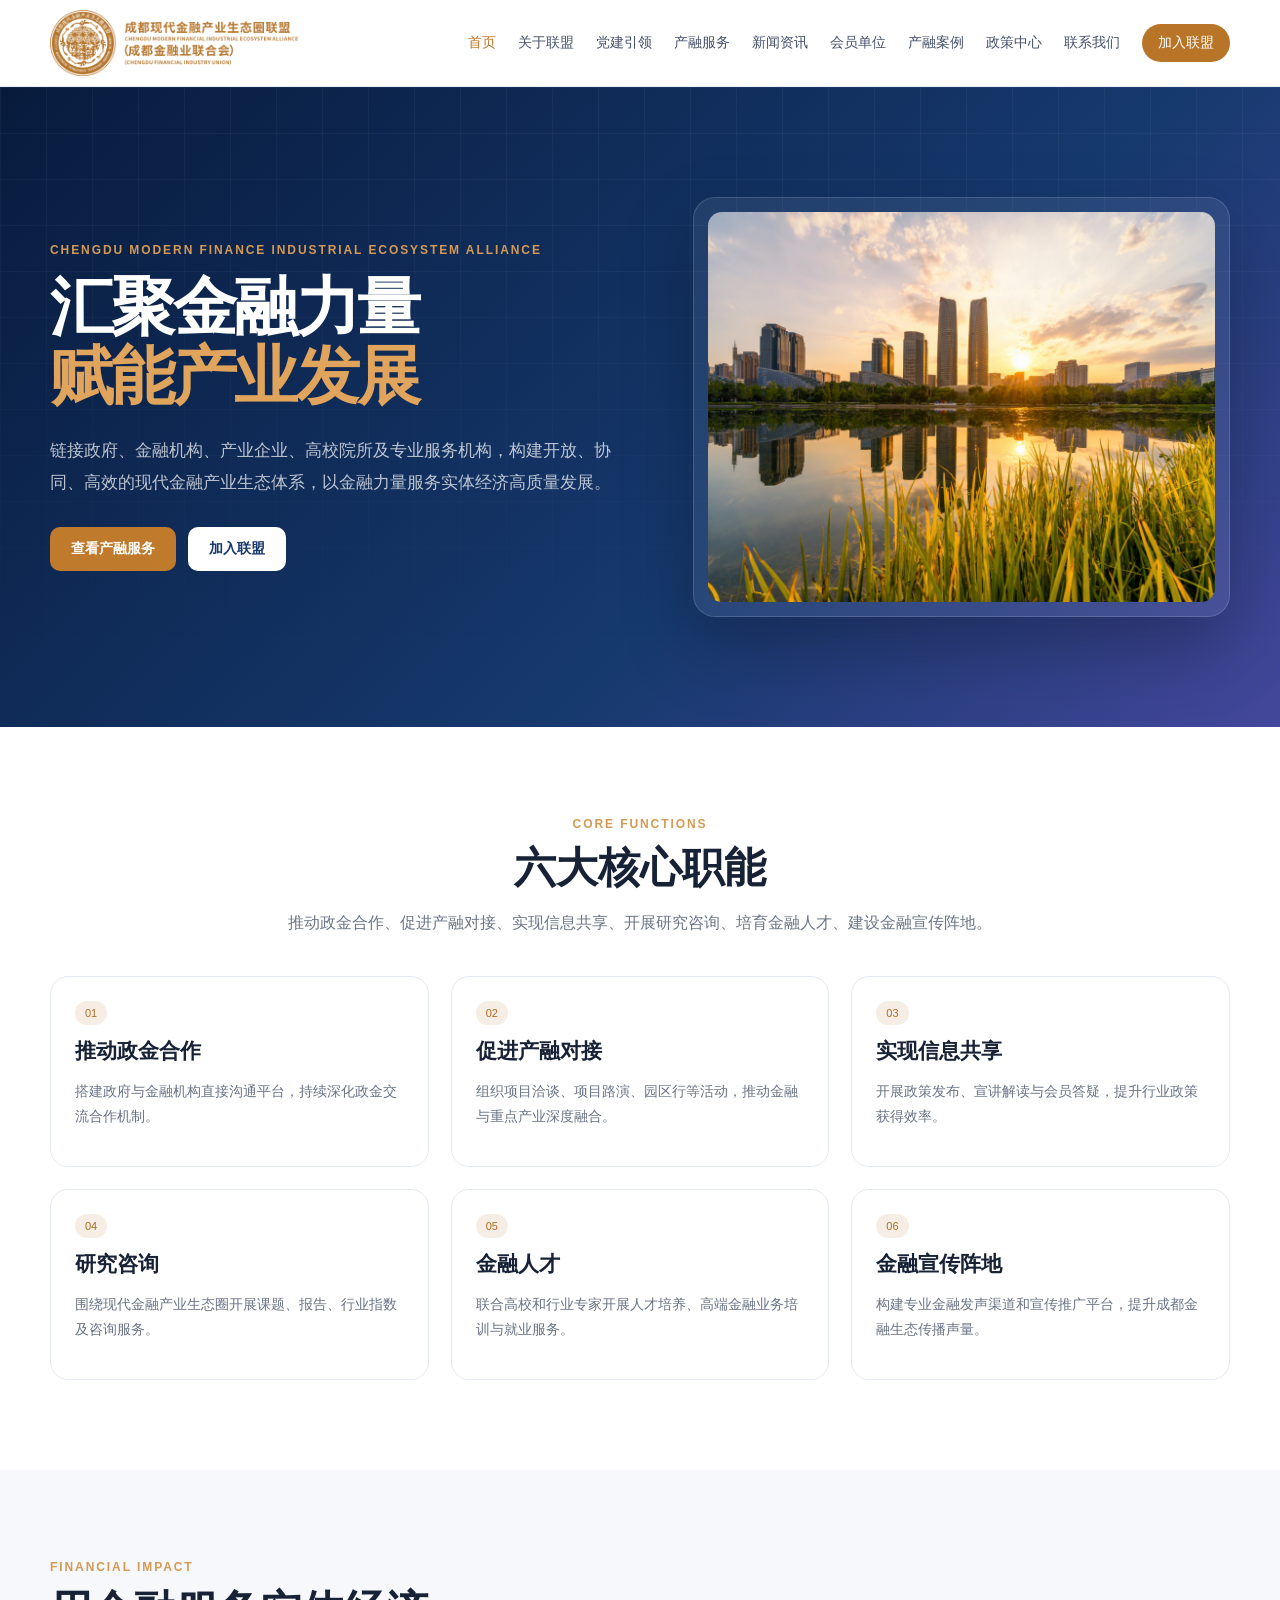
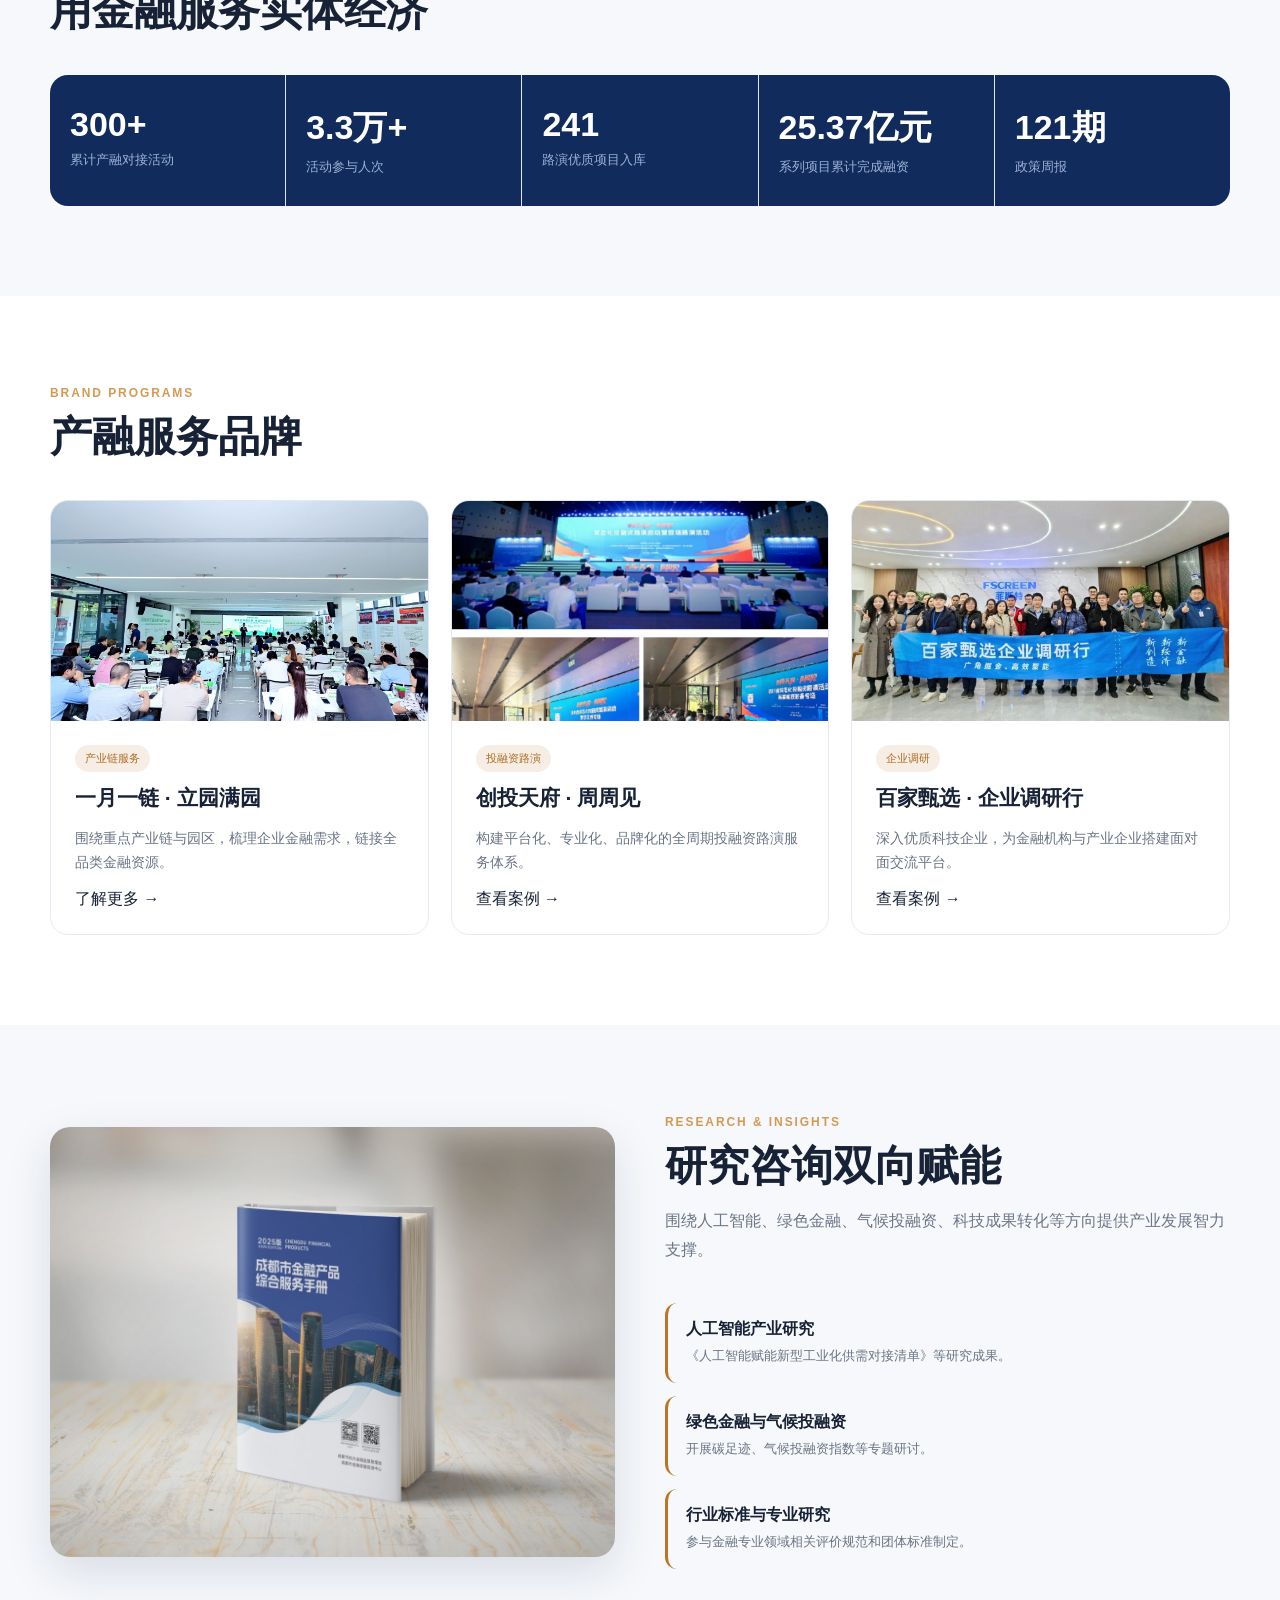
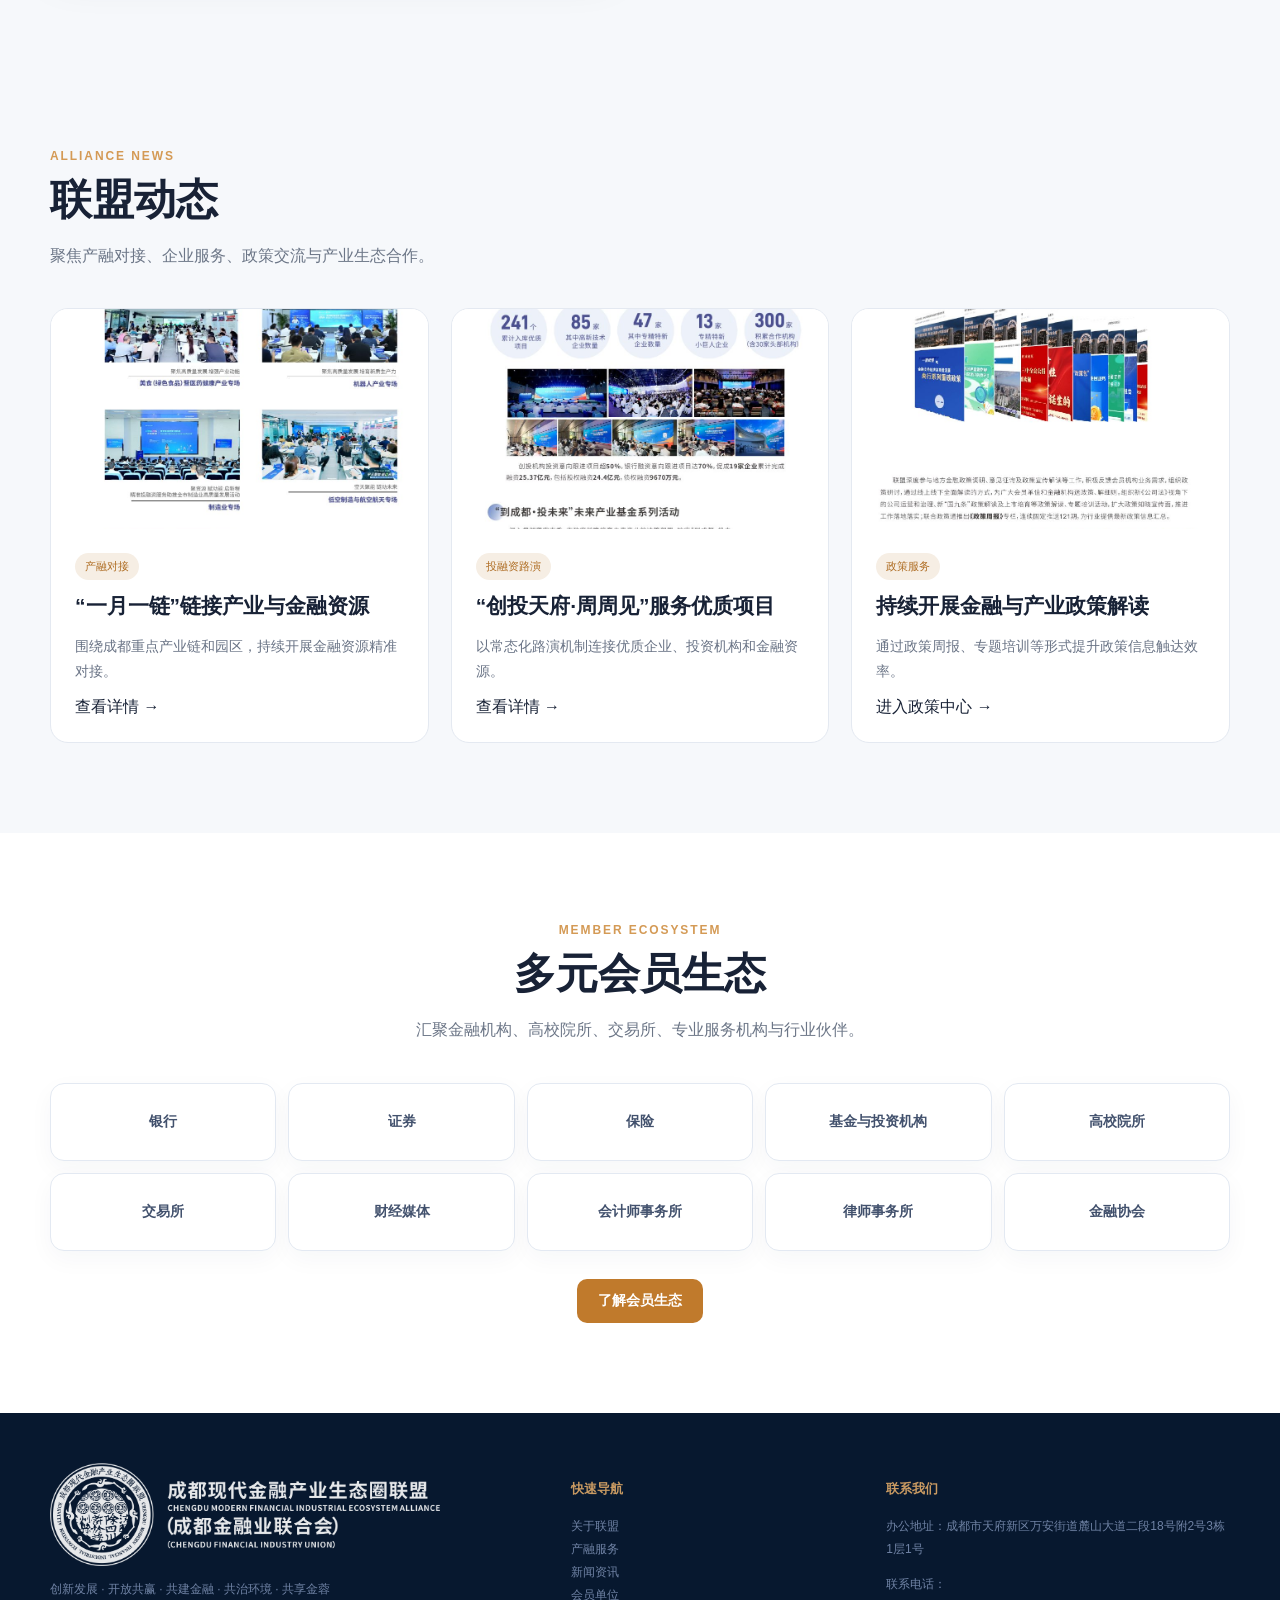
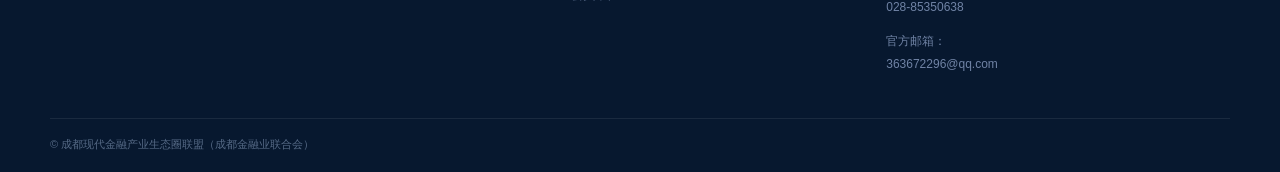
<file: index.html>
<!doctype html><html lang="zh-CN"><head><meta charset="utf-8"><meta name="viewport" content="width=device-width,initial-scale=1"><meta name="description" content="成都现代金融产业生态圈联盟（成都金融业联合会）官方网站"><title>首页｜成都现代金融产业生态圈联盟</title><link rel="stylesheet" href="assets/site.css"></head><body>
<header><div class="container navwrap"><a class="logo" href="index.html"><img src="assets/logo.png" alt="成都现代金融产业生态圈联盟"></a><button class="toggle">☰</button><nav class="nav"><a class="active" href="index.html">首页</a><a class="" href="about.html">关于联盟</a><a class="" href="party.html">党建引领</a><a class="" href="services.html">产融服务</a><a class="" href="news.html">新闻资讯</a><a class="" href="members.html">会员单位</a><a class="" href="cases.html">产融案例</a><a class="" href="policy.html">政策中心</a><a href="contact.html">联系我们</a><a class="joinbtn" href="join.html">加入联盟</a></nav></div></header>

<section class="hero"><div class="container inner"><div><div class="eyebrow">CHENGDU MODERN FINANCE INDUSTRIAL ECOSYSTEM ALLIANCE</div><h1>汇聚金融力量<br><span>赋能产业发展</span></h1><p>链接政府、金融机构、产业企业、高校院所及专业服务机构，构建开放、协同、高效的现代金融产业生态体系，以金融力量服务实体经济高质量发展。</p><div class="actions"><a class="btn gold" href="services.html">查看产融服务</a><a class="btn light" href="join.html">加入联盟</a></div></div><div class="hero-media"><img src="assets/hero-chengdu-city.jpg" alt="成都城市金融产业生态景观"></div></div></section>
<section class="section"><div class="container"><div class="head center"><div class="eyebrow">CORE FUNCTIONS</div><h2>六大核心职能</h2><p>推动政金合作、促进产融对接、实现信息共享、开展研究咨询、培育金融人才、建设金融宣传阵地。</p></div><div class="grid3">
<div class="card"><div class="pad"><span class="tag">01</span><h3>推动政金合作</h3><p>搭建政府与金融机构直接沟通平台，持续深化政金交流合作机制。</p></div></div>
<div class="card"><div class="pad"><span class="tag">02</span><h3>促进产融对接</h3><p>组织项目洽谈、项目路演、园区行等活动，推动金融与重点产业深度融合。</p></div></div>
<div class="card"><div class="pad"><span class="tag">03</span><h3>实现信息共享</h3><p>开展政策发布、宣讲解读与会员答疑，提升行业政策获得效率。</p></div></div>
<div class="card"><div class="pad"><span class="tag">04</span><h3>研究咨询</h3><p>围绕现代金融产业生态圈开展课题、报告、行业指数及咨询服务。</p></div></div>
<div class="card"><div class="pad"><span class="tag">05</span><h3>金融人才</h3><p>联合高校和行业专家开展人才培养、高端金融业务培训与就业服务。</p></div></div>
<div class="card"><div class="pad"><span class="tag">06</span><h3>金融宣传阵地</h3><p>构建专业金融发声渠道和宣传推广平台，提升成都金融生态传播声量。</p></div></div>
</div></div></section>
<section class="section lightbg"><div class="container"><div class="head"><div class="eyebrow">FINANCIAL IMPACT</div><h2>用金融服务实体经济</h2></div><div class="stats"><div class="stat"><strong>300+</strong><small>累计产融对接活动</small></div><div class="stat"><strong>3.3万+</strong><small>活动参与人次</small></div><div class="stat"><strong>241</strong><small>路演优质项目入库</small></div><div class="stat"><strong>25.37亿元</strong><small>系列项目累计完成融资</small></div><div class="stat"><strong>121期</strong><small>政策周报</small></div></div></div></section>
<section class="section"><div class="container"><div class="head"><div class="eyebrow">BRAND PROGRAMS</div><h2>产融服务品牌</h2></div><div class="grid3">
<div class="card"><img src="assets/brand-chain.jpg" alt="一月一链·立园满园活动现场"><div class="pad"><span class="tag">产业链服务</span><h3>一月一链 · 立园满园</h3><p>围绕重点产业链与园区，梳理企业金融需求，链接全品类金融资源。</p><a href="services.html">了解更多 →</a></div></div>
<div class="card"><img src="assets/brand-roadshow.jpg" alt="创投天府·周周见投融资路演现场"><div class="pad"><span class="tag">投融资路演</span><h3>创投天府 · 周周见</h3><p>构建平台化、专业化、品牌化的全周期投融资路演服务体系。</p><a href="cases.html">查看案例 →</a></div></div>
<div class="card"><img src="assets/brand-company-visit.jpg" alt="百家甄选企业调研行"><div class="pad"><span class="tag">企业调研</span><h3>百家甄选 · 企业调研行</h3><p>深入优质科技企业，为金融机构与产业企业搭建面对面交流平台。</p><a href="cases.html">查看案例 →</a></div></div>
</div></div></section>
<section class="section lightbg"><div class="container split"><div class="photo"><img src="assets/research-financial-products-handbook.jpg" alt="2025版成都市金融产品综合服务手册"></div><div><div class="eyebrow">RESEARCH & INSIGHTS</div><div class="head"><h2>研究咨询双向赋能</h2><p>围绕人工智能、绿色金融、气候投融资、科技成果转化等方向提供产业发展智力支撑。</p></div><div class="bullets"><div class="bullet"><b>人工智能产业研究</b><span>《人工智能赋能新型工业化供需对接清单》等研究成果。</span></div><div class="bullet"><b>绿色金融与气候投融资</b><span>开展碳足迹、气候投融资指数等专题研讨。</span></div><div class="bullet"><b>行业标准与专业研究</b><span>参与金融专业领域相关评价规范和团体标准制定。</span></div></div></div></div></section>


<section class="section lightbg"><div class="container"><div class="head"><div class="eyebrow">ALLIANCE NEWS</div><h2>联盟动态</h2><p>聚焦产融对接、企业服务、政策交流与产业生态合作。</p></div><div class="grid3">
<div class="card"><img src="assets/activities-chain.jpg"><div class="pad"><span class="tag">产融对接</span><h3>“一月一链”链接产业与金融资源</h3><p>围绕成都重点产业链和园区，持续开展金融资源精准对接。</p><a href="news-detail.html">查看详情 →</a></div></div>
<div class="card"><img src="assets/roadshow.jpg"><div class="pad"><span class="tag">投融资路演</span><h3>“创投天府·周周见”服务优质项目</h3><p>以常态化路演机制连接优质企业、投资机构和金融资源。</p><a href="cases.html">查看详情 →</a></div></div>
<div class="card"><img src="assets/policy.jpg"><div class="pad"><span class="tag">政策服务</span><h3>持续开展金融与产业政策解读</h3><p>通过政策周报、专题培训等形式提升政策信息触达效率。</p><a href="policy.html">进入政策中心 →</a></div></div>
</div></div></section>
<section class="section"><div class="container"><div class="head center"><div class="eyebrow">MEMBER ECOSYSTEM</div><h2>多元会员生态</h2><p>汇聚金融机构、高校院所、交易所、专业服务机构与行业伙伴。</p></div><div class="memberwall"><span>银行</span><span>证券</span><span>保险</span><span>基金与投资机构</span><span>高校院所</span><span>交易所</span><span>财经媒体</span><span>会计师事务所</span><span>律师事务所</span><span>金融协会</span></div><div style="text-align:center;margin-top:28px"><a class="btn gold" href="members.html">了解会员生态</a></div></div></section>
<footer><div class="container foot"><div><img src="assets/logo.png" alt=""><p>创新发展 · 开放共赢 · 共建金融 · 共治环境 · 共享金蓉</p></div><div><h4>快速导航</h4><a href="about.html">关于联盟</a><a href="services.html">产融服务</a><a href="news.html">新闻资讯</a><a href="members.html">会员单位</a></div><div><h4>联系我们</h4><p>办公地址：成都市天府新区万安街道麓山大道二段18号附2号3栋1层1号</p><p>联系电话：<a href="tel:02885350638">028-85350638</a></p><p>官方邮箱：<a href="mailto:363672296@qq.com">363672296@qq.com</a></p></div></div><div class="container copy">© 成都现代金融产业生态圈联盟（成都金融业联合会）</div></footer><script src="assets/site.js"></script></body></html>
</file>
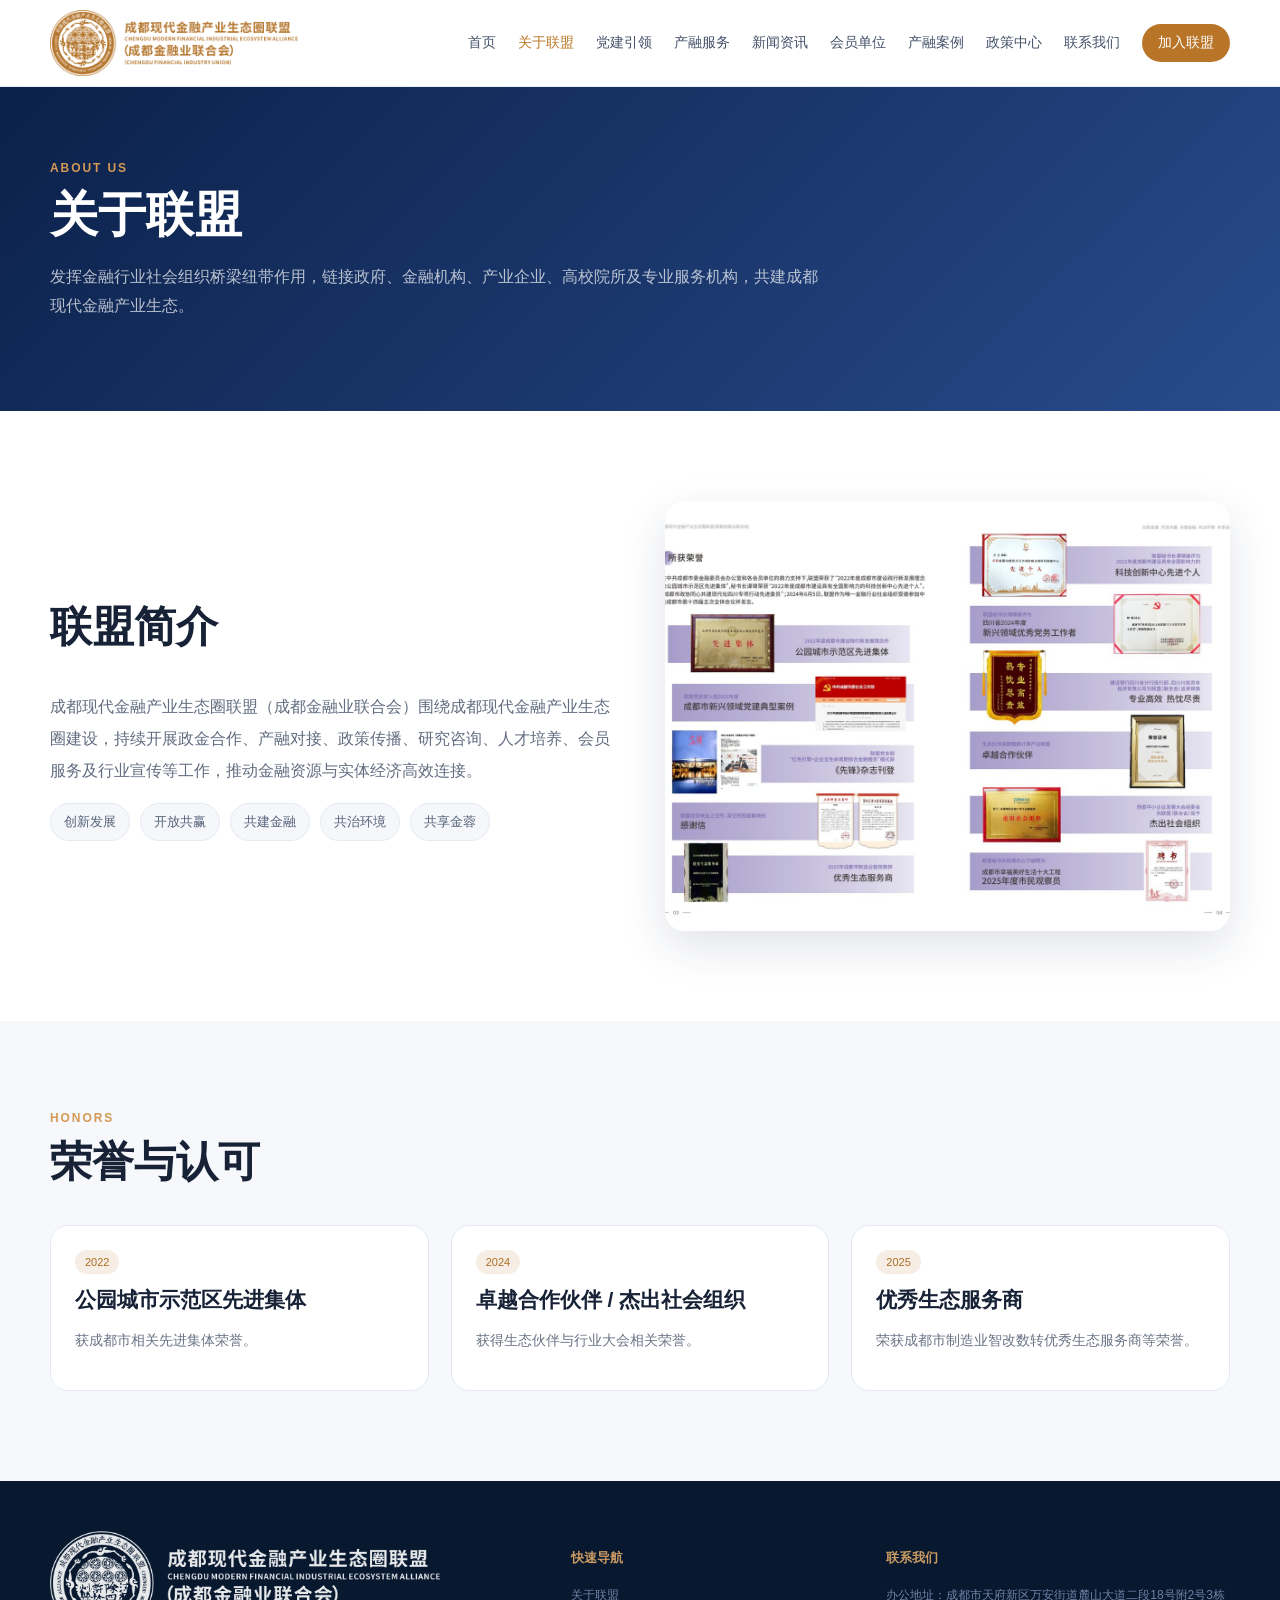
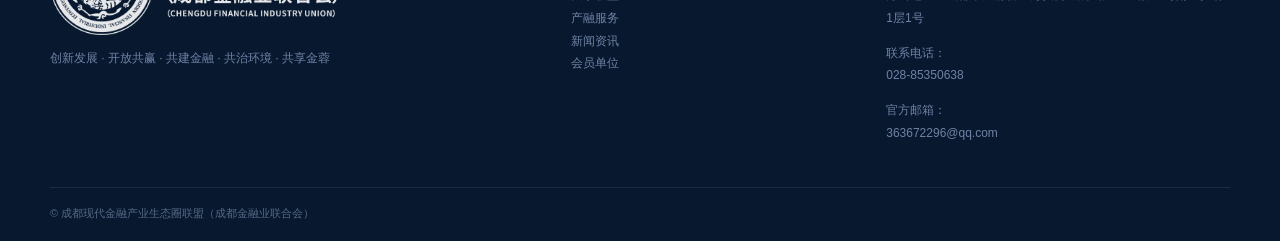
<file: about.html>
<!doctype html><html lang="zh-CN"><head><meta charset="utf-8"><meta name="viewport" content="width=device-width,initial-scale=1"><meta name="description" content="成都现代金融产业生态圈联盟（成都金融业联合会）官方网站"><title>关于联盟｜成都现代金融产业生态圈联盟</title><link rel="stylesheet" href="assets/site.css"></head><body>
<header><div class="container navwrap"><a class="logo" href="index.html"><img src="assets/logo.png" alt="成都现代金融产业生态圈联盟"></a><button class="toggle">☰</button><nav class="nav"><a class="" href="index.html">首页</a><a class="active" href="about.html">关于联盟</a><a class="" href="party.html">党建引领</a><a class="" href="services.html">产融服务</a><a class="" href="news.html">新闻资讯</a><a class="" href="members.html">会员单位</a><a class="" href="cases.html">产融案例</a><a class="" href="policy.html">政策中心</a><a href="contact.html">联系我们</a><a class="joinbtn" href="join.html">加入联盟</a></nav></div></header>
<section class="pagehero"><div class="container"><div class="eyebrow">ABOUT US</div><h1>关于联盟</h1><p>发挥金融行业社会组织桥梁纽带作用，链接政府、金融机构、产业企业、高校院所及专业服务机构，共建成都现代金融产业生态。</p></div></section>
<section class="section"><div class="container split"><div><div class="head"><h2>联盟简介</h2></div><p style="line-height:2;color:#626d80">成都现代金融产业生态圈联盟（成都金融业联合会）围绕成都现代金融产业生态圈建设，持续开展政金合作、产融对接、政策传播、研究咨询、人才培养、会员服务及行业宣传等工作，推动金融资源与实体经济高效连接。</p><div class="pills"><span>创新发展</span><span>开放共赢</span><span>共建金融</span><span>共治环境</span><span>共享金蓉</span></div></div><div class="photo"><img src="assets/honors.jpg"></div></div></section>
<section class="section lightbg"><div class="container"><div class="head"><div class="eyebrow">HONORS</div><h2>荣誉与认可</h2></div><div class="grid3"><div class="card"><div class="pad"><span class="tag">2022</span><h3>公园城市示范区先进集体</h3><p>获成都市相关先进集体荣誉。</p></div></div><div class="card"><div class="pad"><span class="tag">2024</span><h3>卓越合作伙伴 / 杰出社会组织</h3><p>获得生态伙伴与行业大会相关荣誉。</p></div></div><div class="card"><div class="pad"><span class="tag">2025</span><h3>优秀生态服务商</h3><p>荣获成都市制造业智改数转优秀生态服务商等荣誉。</p></div></div></div></div></section>
<footer><div class="container foot"><div><img src="assets/logo.png" alt=""><p>创新发展 · 开放共赢 · 共建金融 · 共治环境 · 共享金蓉</p></div><div><h4>快速导航</h4><a href="about.html">关于联盟</a><a href="services.html">产融服务</a><a href="news.html">新闻资讯</a><a href="members.html">会员单位</a></div><div><h4>联系我们</h4><p>办公地址：成都市天府新区万安街道麓山大道二段18号附2号3栋1层1号</p><p>联系电话：<a href="tel:02885350638">028-85350638</a></p><p>官方邮箱：<a href="mailto:363672296@qq.com">363672296@qq.com</a></p></div></div><div class="container copy">© 成都现代金融产业生态圈联盟（成都金融业联合会）</div></footer><script src="assets/site.js"></script></body></html>
</file>
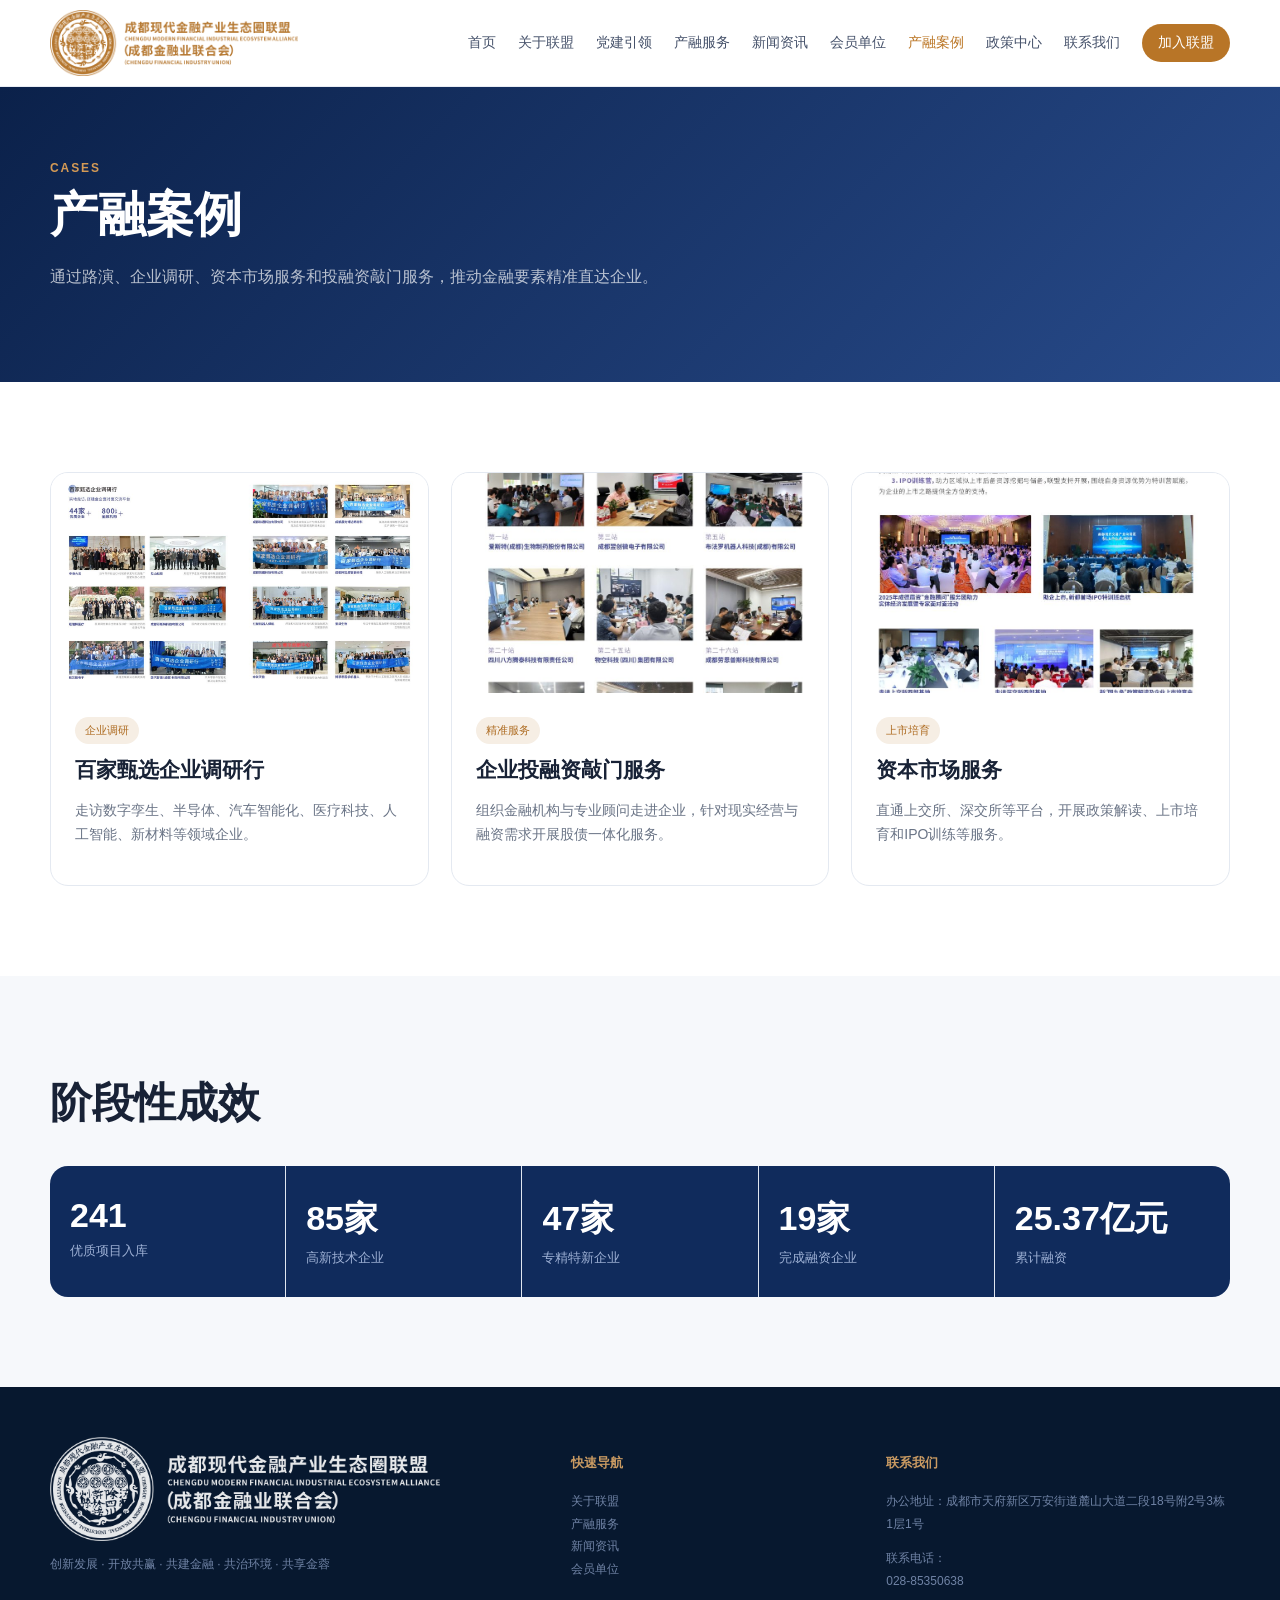
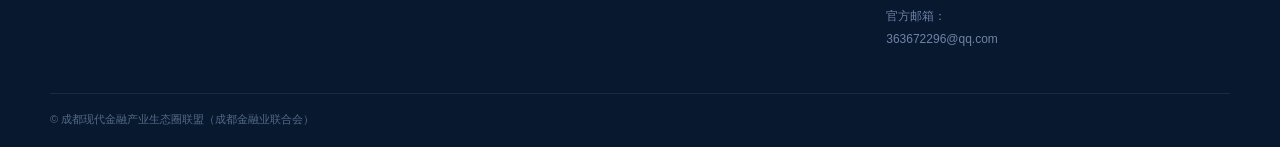
<file: cases.html>
<!doctype html><html lang="zh-CN"><head><meta charset="utf-8"><meta name="viewport" content="width=device-width,initial-scale=1"><meta name="description" content="成都现代金融产业生态圈联盟（成都金融业联合会）官方网站"><title>产融案例｜成都现代金融产业生态圈联盟</title><link rel="stylesheet" href="assets/site.css"></head><body>
<header><div class="container navwrap"><a class="logo" href="index.html"><img src="assets/logo.png" alt="成都现代金融产业生态圈联盟"></a><button class="toggle">☰</button><nav class="nav"><a class="" href="index.html">首页</a><a class="" href="about.html">关于联盟</a><a class="" href="party.html">党建引领</a><a class="" href="services.html">产融服务</a><a class="" href="news.html">新闻资讯</a><a class="" href="members.html">会员单位</a><a class="active" href="cases.html">产融案例</a><a class="" href="policy.html">政策中心</a><a href="contact.html">联系我们</a><a class="joinbtn" href="join.html">加入联盟</a></nav></div></header>
<section class="pagehero"><div class="container"><div class="eyebrow">CASES</div><h1>产融案例</h1><p>通过路演、企业调研、资本市场服务和投融资敲门服务，推动金融要素精准直达企业。</p></div></section>
<section class="section"><div class="container"><div class="grid3">
<div class="card"><img src="assets/company-visits.jpg"><div class="pad"><span class="tag">企业调研</span><h3>百家甄选企业调研行</h3><p>走访数字孪生、半导体、汽车智能化、医疗科技、人工智能、新材料等领域企业。</p></div></div>
<div class="card"><img src="assets/finance-door.jpg"><div class="pad"><span class="tag">精准服务</span><h3>企业投融资敲门服务</h3><p>组织金融机构与专业顾问走进企业，针对现实经营与融资需求开展股债一体化服务。</p></div></div>
<div class="card"><img src="assets/capital-market.jpg"><div class="pad"><span class="tag">上市培育</span><h3>资本市场服务</h3><p>直通上交所、深交所等平台，开展政策解读、上市培育和IPO训练等服务。</p></div></div>
</div></div></section>
<section class="section lightbg"><div class="container"><div class="head"><h2>阶段性成效</h2></div><div class="stats"><div class="stat"><strong>241</strong><small>优质项目入库</small></div><div class="stat"><strong>85家</strong><small>高新技术企业</small></div><div class="stat"><strong>47家</strong><small>专精特新企业</small></div><div class="stat"><strong>19家</strong><small>完成融资企业</small></div><div class="stat"><strong>25.37亿元</strong><small>累计融资</small></div></div></div></section>
<footer><div class="container foot"><div><img src="assets/logo.png" alt=""><p>创新发展 · 开放共赢 · 共建金融 · 共治环境 · 共享金蓉</p></div><div><h4>快速导航</h4><a href="about.html">关于联盟</a><a href="services.html">产融服务</a><a href="news.html">新闻资讯</a><a href="members.html">会员单位</a></div><div><h4>联系我们</h4><p>办公地址：成都市天府新区万安街道麓山大道二段18号附2号3栋1层1号</p><p>联系电话：<a href="tel:02885350638">028-85350638</a></p><p>官方邮箱：<a href="mailto:363672296@qq.com">363672296@qq.com</a></p></div></div><div class="container copy">© 成都现代金融产业生态圈联盟（成都金融业联合会）</div></footer><script src="assets/site.js"></script></body></html>
</file>
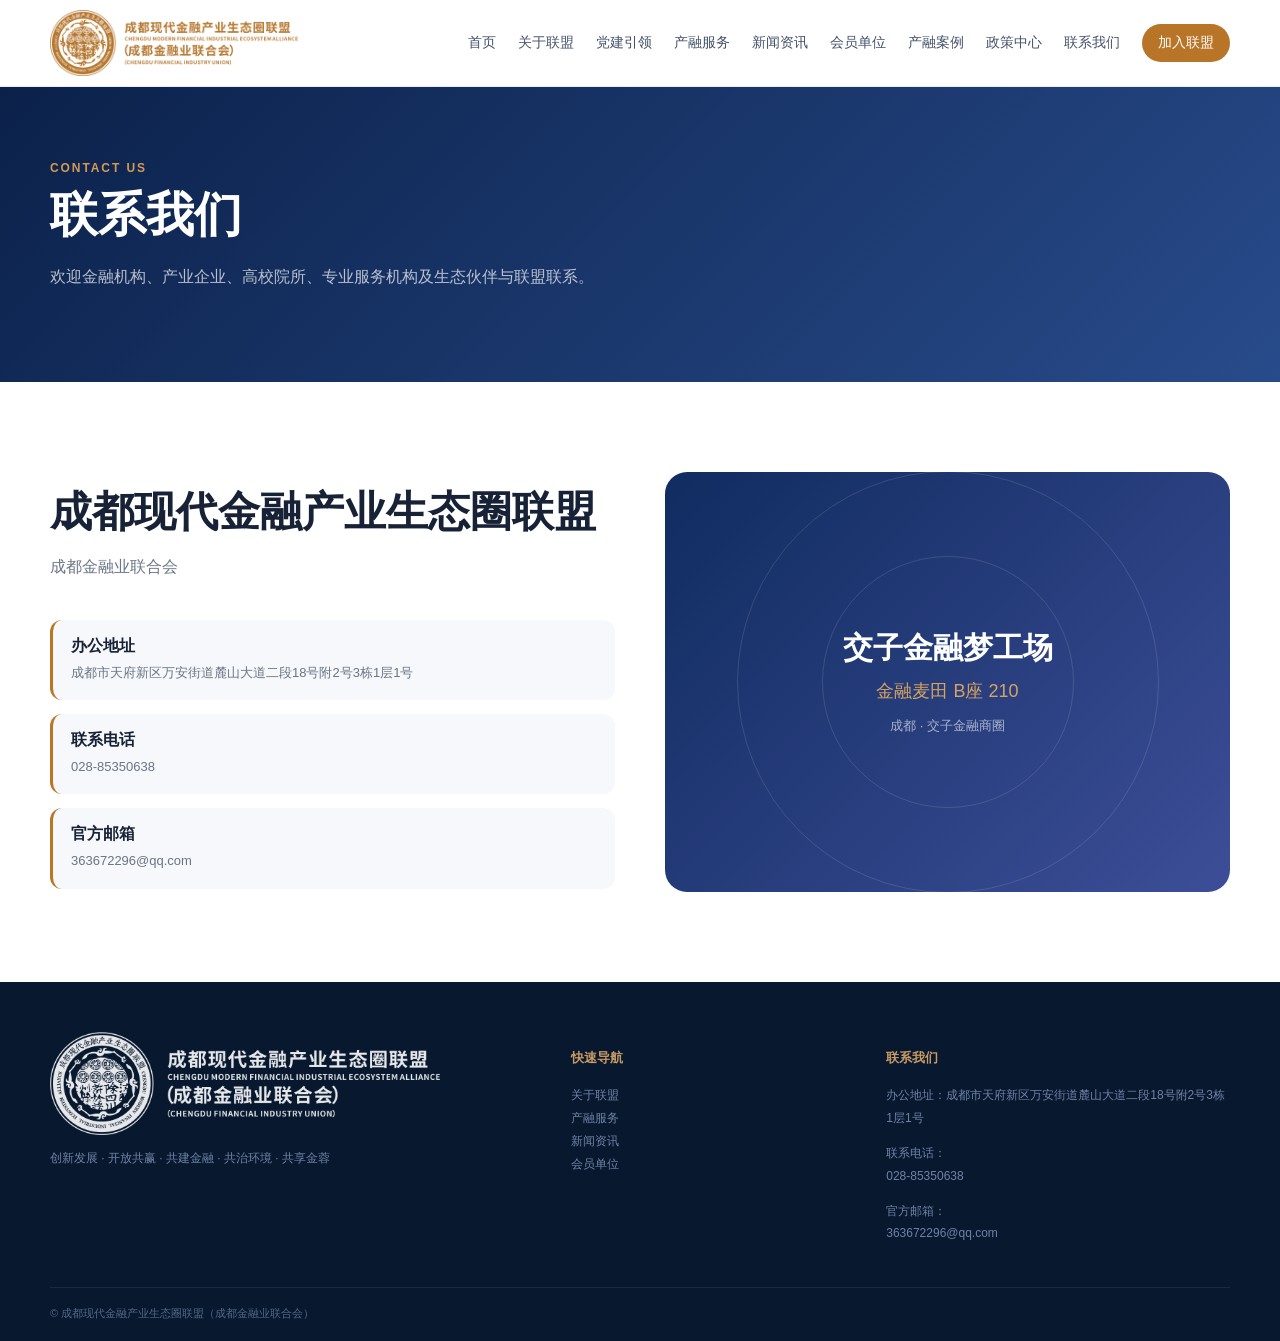
<file: contact.html>
<!doctype html><html lang="zh-CN"><head><meta charset="utf-8"><meta name="viewport" content="width=device-width,initial-scale=1"><meta name="description" content="成都现代金融产业生态圈联盟（成都金融业联合会）官方网站"><title>联系我们｜成都现代金融产业生态圈联盟</title><link rel="stylesheet" href="assets/site.css"></head><body>
<header><div class="container navwrap"><a class="logo" href="index.html"><img src="assets/logo.png" alt="成都现代金融产业生态圈联盟"></a><button class="toggle">☰</button><nav class="nav"><a class="" href="index.html">首页</a><a class="" href="about.html">关于联盟</a><a class="" href="party.html">党建引领</a><a class="" href="services.html">产融服务</a><a class="" href="news.html">新闻资讯</a><a class="" href="members.html">会员单位</a><a class="" href="cases.html">产融案例</a><a class="" href="policy.html">政策中心</a><a href="contact.html">联系我们</a><a class="joinbtn" href="join.html">加入联盟</a></nav></div></header>
<section class="pagehero"><div class="container"><div class="eyebrow">CONTACT US</div><h1>联系我们</h1><p>欢迎金融机构、产业企业、高校院所、专业服务机构及生态伙伴与联盟联系。</p></div></section>
<section class="section"><div class="container split"><div><div class="head"><h2>成都现代金融产业生态圈联盟</h2><p>成都金融业联合会</p></div><div class="contactcards"><div class="bullet"><b>办公地址</b><span>成都市天府新区万安街道麓山大道二段18号附2号3栋1层1号</span></div><div class="bullet"><b>联系电话</b><span><a href="tel:02885350638">028-85350638</a></span></div><div class="bullet"><b>官方邮箱</b><span><a href="mailto:363672296@qq.com">363672296@qq.com</a></span></div></div></div><div class="mapmock"><div><strong>交子金融梦工场</strong><span>金融麦田 B座 210</span><small>成都 · 交子金融商圈</small></div></div></div></section>
<footer><div class="container foot"><div><img src="assets/logo.png" alt=""><p>创新发展 · 开放共赢 · 共建金融 · 共治环境 · 共享金蓉</p></div><div><h4>快速导航</h4><a href="about.html">关于联盟</a><a href="services.html">产融服务</a><a href="news.html">新闻资讯</a><a href="members.html">会员单位</a></div><div><h4>联系我们</h4><p>办公地址：成都市天府新区万安街道麓山大道二段18号附2号3栋1层1号</p><p>联系电话：<a href="tel:02885350638">028-85350638</a></p><p>官方邮箱：<a href="mailto:363672296@qq.com">363672296@qq.com</a></p></div></div><div class="container copy">© 成都现代金融产业生态圈联盟（成都金融业联合会）</div></footer><script src="assets/site.js"></script></body></html>
</file>
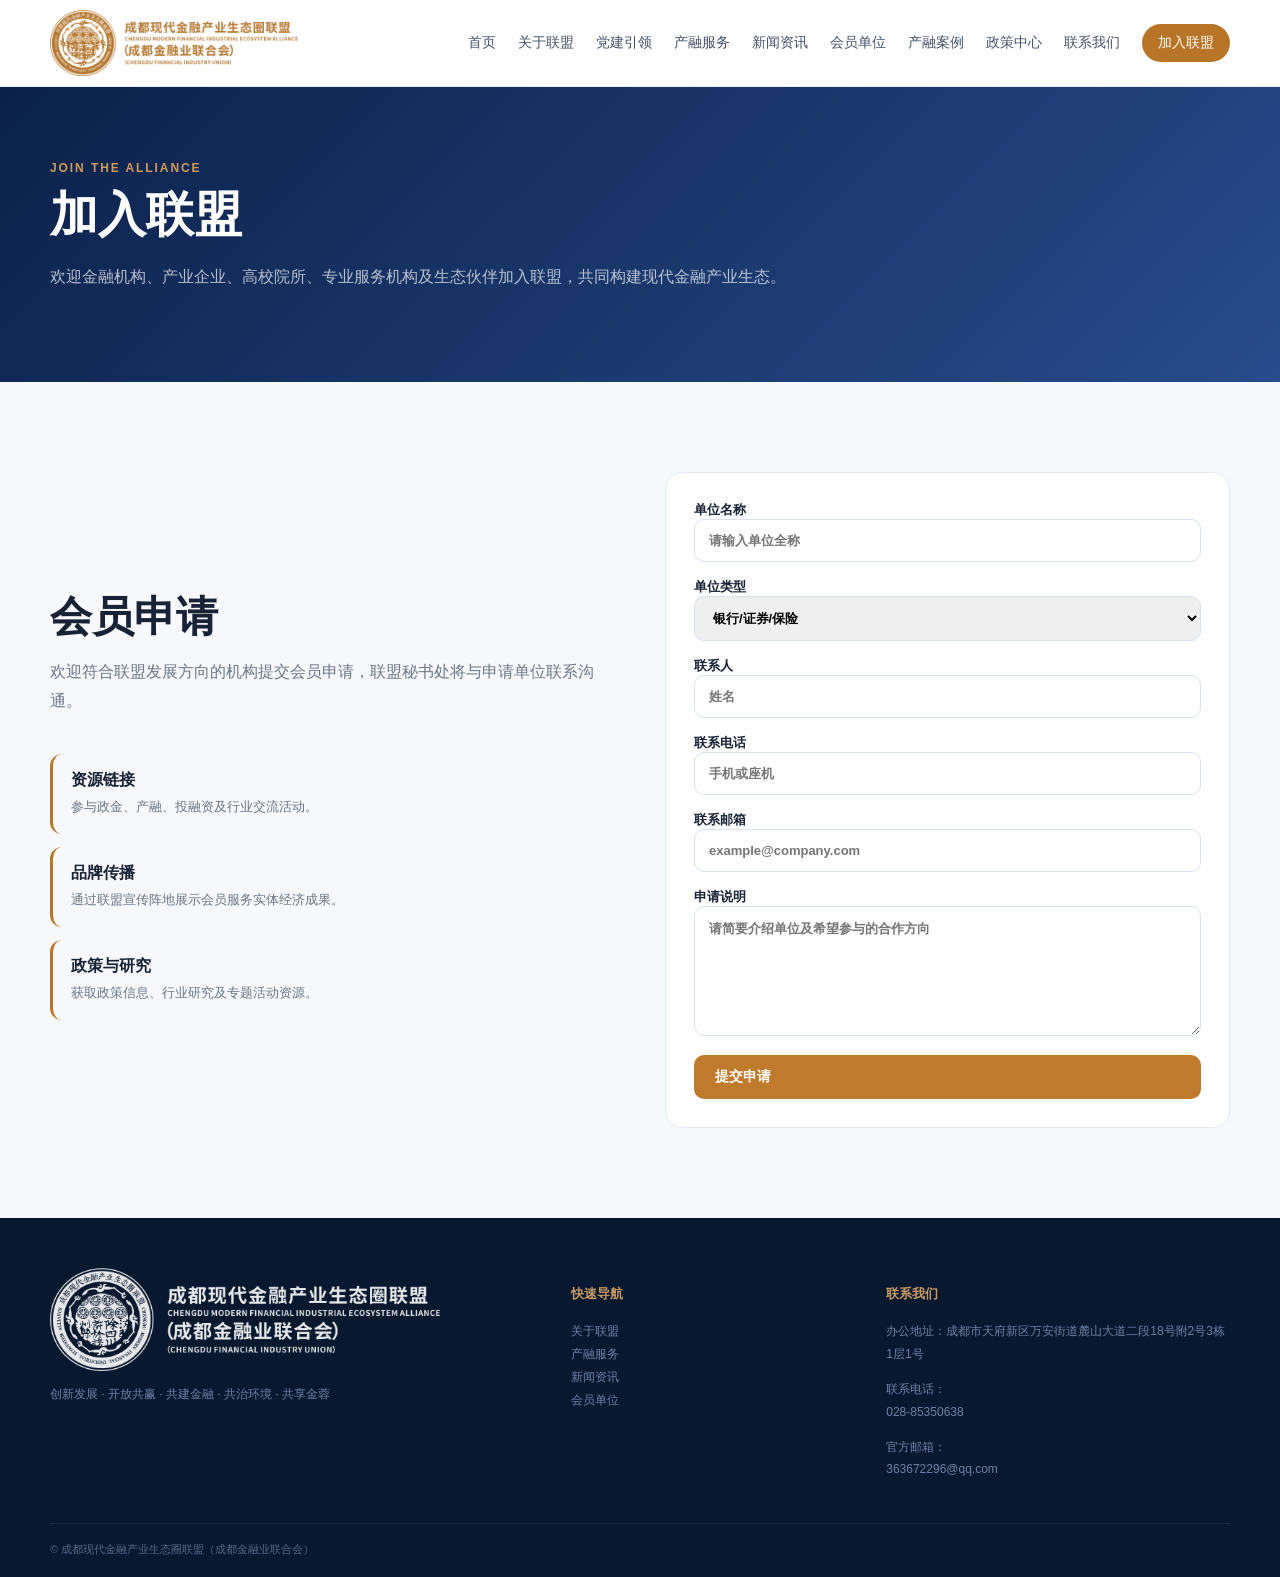
<file: join.html>
<!doctype html><html lang="zh-CN"><head><meta charset="utf-8"><meta name="viewport" content="width=device-width,initial-scale=1"><meta name="description" content="成都现代金融产业生态圈联盟（成都金融业联合会）官方网站"><title>加入联盟｜成都现代金融产业生态圈联盟</title><link rel="stylesheet" href="assets/site.css"></head><body>
<header><div class="container navwrap"><a class="logo" href="index.html"><img src="assets/logo.png" alt="成都现代金融产业生态圈联盟"></a><button class="toggle">☰</button><nav class="nav"><a class="" href="index.html">首页</a><a class="" href="about.html">关于联盟</a><a class="" href="party.html">党建引领</a><a class="" href="services.html">产融服务</a><a class="" href="news.html">新闻资讯</a><a class="" href="members.html">会员单位</a><a class="" href="cases.html">产融案例</a><a class="" href="policy.html">政策中心</a><a href="contact.html">联系我们</a><a class="joinbtn" href="join.html">加入联盟</a></nav></div></header>
<section class="pagehero"><div class="container"><div class="eyebrow">JOIN THE ALLIANCE</div><h1>加入联盟</h1><p>欢迎金融机构、产业企业、高校院所、专业服务机构及生态伙伴加入联盟，共同构建现代金融产业生态。</p></div></section>
<section class="section lightbg"><div class="container split"><div><div class="head"><h2>会员申请</h2><p>欢迎符合联盟发展方向的机构提交会员申请，联盟秘书处将与申请单位联系沟通。</p></div><div class="bullets"><div class="bullet"><b>资源链接</b><span>参与政金、产融、投融资及行业交流活动。</span></div><div class="bullet"><b>品牌传播</b><span>通过联盟宣传阵地展示会员服务实体经济成果。</span></div><div class="bullet"><b>政策与研究</b><span>获取政策信息、行业研究及专题活动资源。</span></div></div></div>
<form class="form"><label>单位名称<input required placeholder="请输入单位全称"></label><label>单位类型<select><option>银行/证券/保险</option><option>产业企业</option><option>基金/投资机构</option><option>高校/科研院所</option><option>专业服务机构</option><option>其他</option></select></label><label>联系人<input required placeholder="姓名"></label><label>联系电话<input required placeholder="手机或座机"></label><label>联系邮箱<input type="email" placeholder="example@company.com"></label><label>申请说明<textarea placeholder="请简要介绍单位及希望参与的合作方向"></textarea></label><button class="btn gold" type="submit">提交申请</button></form></div></section>
<footer><div class="container foot"><div><img src="assets/logo.png" alt=""><p>创新发展 · 开放共赢 · 共建金融 · 共治环境 · 共享金蓉</p></div><div><h4>快速导航</h4><a href="about.html">关于联盟</a><a href="services.html">产融服务</a><a href="news.html">新闻资讯</a><a href="members.html">会员单位</a></div><div><h4>联系我们</h4><p>办公地址：成都市天府新区万安街道麓山大道二段18号附2号3栋1层1号</p><p>联系电话：<a href="tel:02885350638">028-85350638</a></p><p>官方邮箱：<a href="mailto:363672296@qq.com">363672296@qq.com</a></p></div></div><div class="container copy">© 成都现代金融产业生态圈联盟（成都金融业联合会）</div></footer><script src="assets/site.js"></script></body></html>
</file>
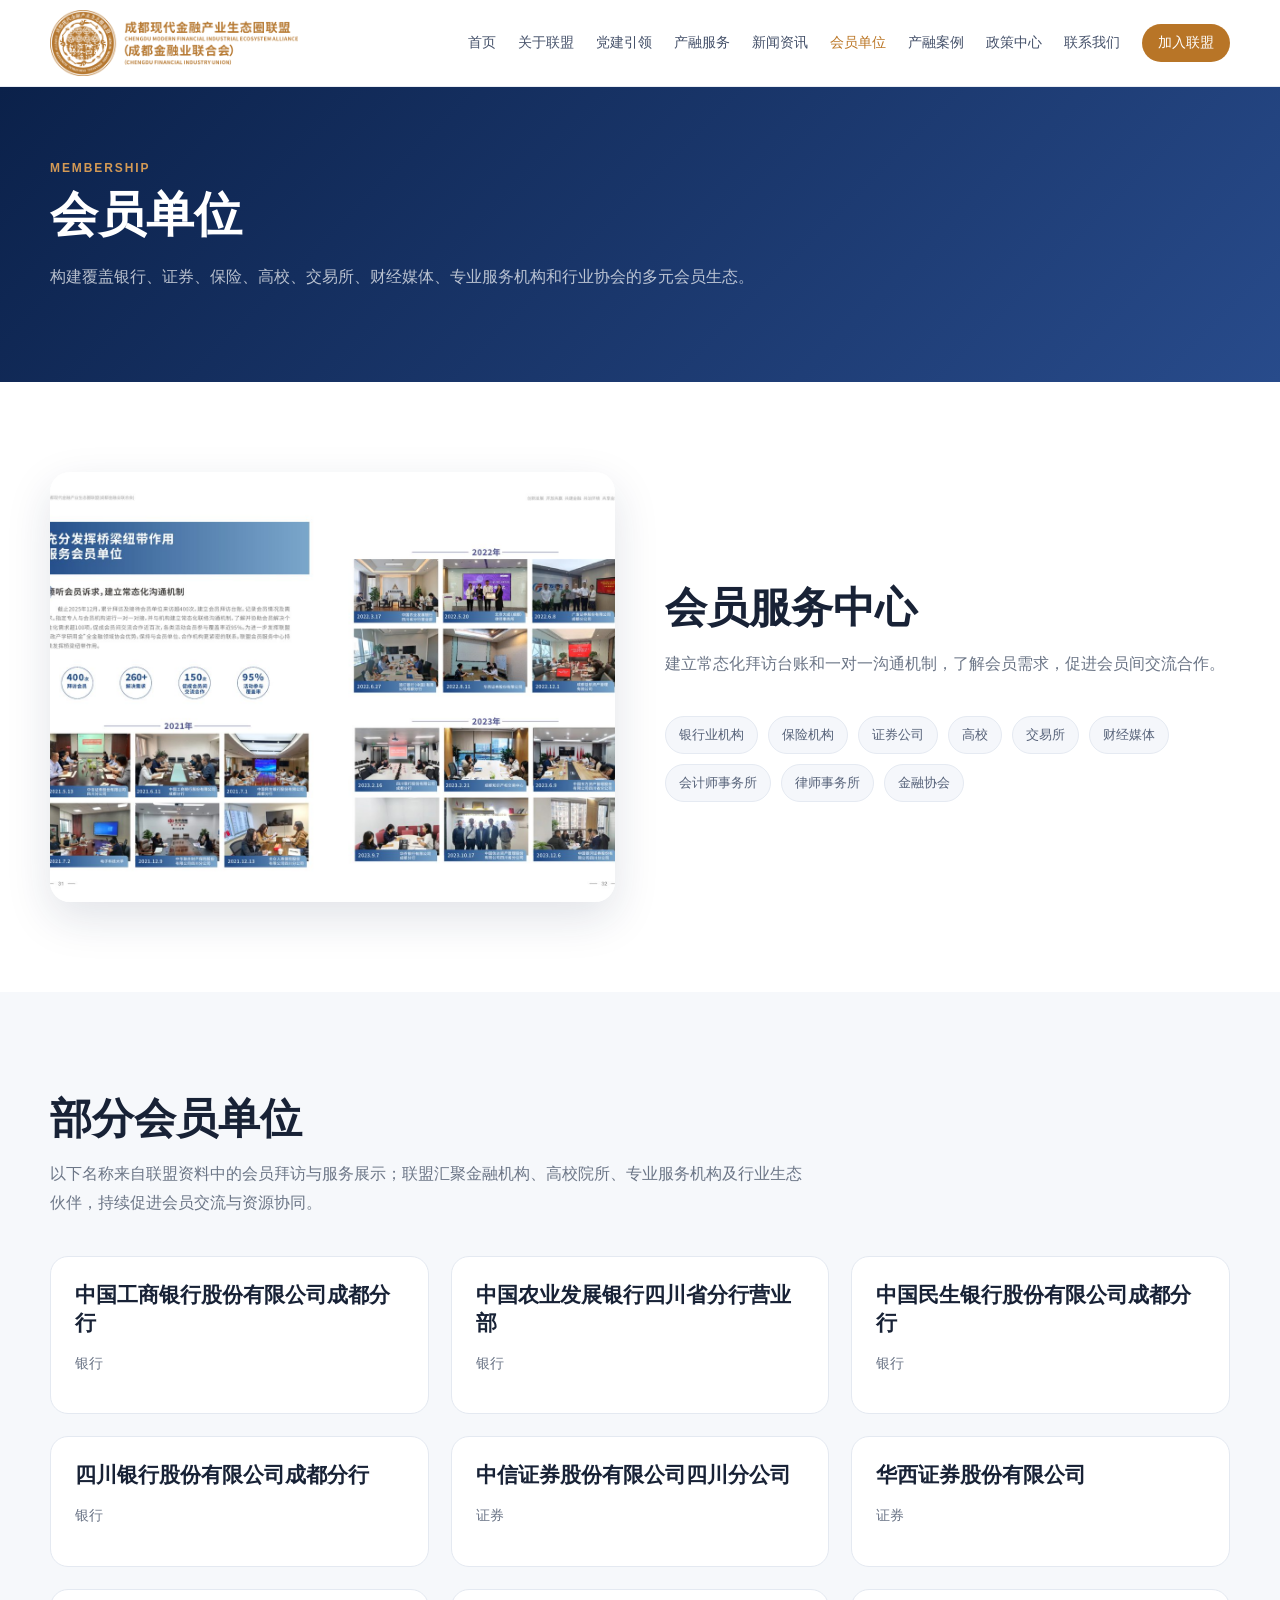
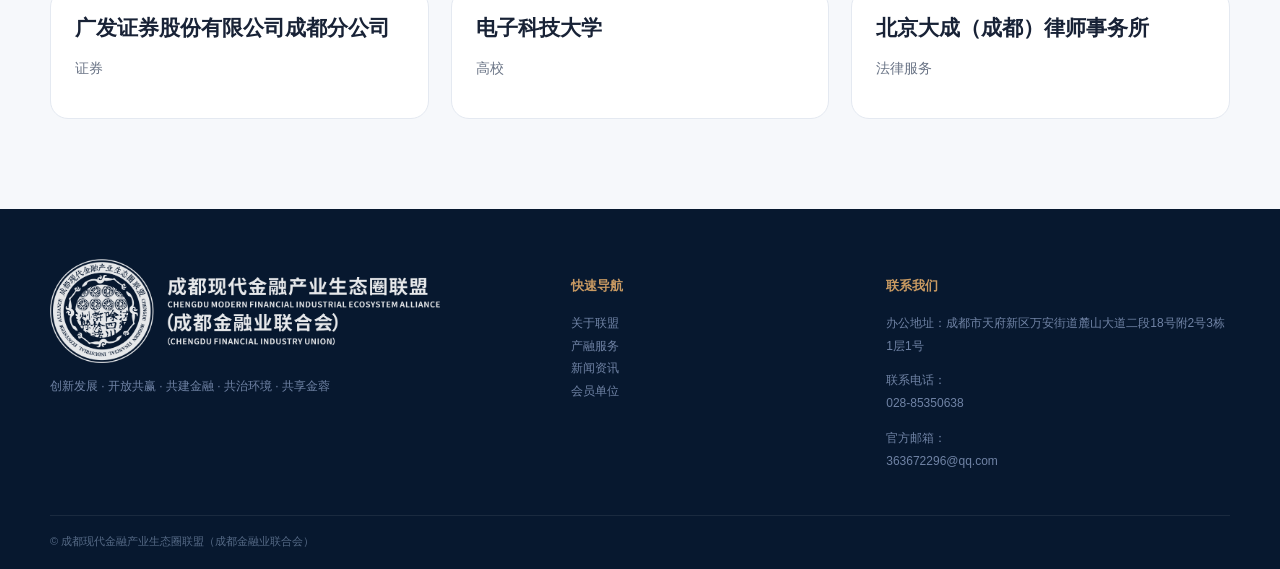
<file: members.html>
<!doctype html><html lang="zh-CN"><head><meta charset="utf-8"><meta name="viewport" content="width=device-width,initial-scale=1"><meta name="description" content="成都现代金融产业生态圈联盟（成都金融业联合会）官方网站"><title>会员单位｜成都现代金融产业生态圈联盟</title><link rel="stylesheet" href="assets/site.css"></head><body>
<header><div class="container navwrap"><a class="logo" href="index.html"><img src="assets/logo.png" alt="成都现代金融产业生态圈联盟"></a><button class="toggle">☰</button><nav class="nav"><a class="" href="index.html">首页</a><a class="" href="about.html">关于联盟</a><a class="" href="party.html">党建引领</a><a class="" href="services.html">产融服务</a><a class="" href="news.html">新闻资讯</a><a class="active" href="members.html">会员单位</a><a class="" href="cases.html">产融案例</a><a class="" href="policy.html">政策中心</a><a href="contact.html">联系我们</a><a class="joinbtn" href="join.html">加入联盟</a></nav></div></header>
<section class="pagehero"><div class="container"><div class="eyebrow">MEMBERSHIP</div><h1>会员单位</h1><p>构建覆盖银行、证券、保险、高校、交易所、财经媒体、专业服务机构和行业协会的多元会员生态。</p></div></section>
<section class="section"><div class="container split"><div class="photo"><img src="assets/member-service.jpg"></div><div><div class="head"><h2>会员服务中心</h2><p>建立常态化拜访台账和一对一沟通机制，了解会员需求，促进会员间交流合作。</p></div><div class="pills"><span>银行业机构</span><span>保险机构</span><span>证券公司</span><span>高校</span><span>交易所</span><span>财经媒体</span><span>会计师事务所</span><span>律师事务所</span><span>金融协会</span></div></div></div></section>
<section class="section lightbg"><div class="container"><div class="head"><h2>部分会员单位</h2><p>以下名称来自联盟资料中的会员拜访与服务展示；联盟汇聚金融机构、高校院所、专业服务机构及行业生态伙伴，持续促进会员交流与资源协同。</p></div><div class="grid3">
<div class="card"><div class="pad"><h3>中国工商银行股份有限公司成都分行</h3><p>银行</p></div></div><div class="card"><div class="pad"><h3>中国农业发展银行四川省分行营业部</h3><p>银行</p></div></div><div class="card"><div class="pad"><h3>中国民生银行股份有限公司成都分行</h3><p>银行</p></div></div><div class="card"><div class="pad"><h3>四川银行股份有限公司成都分行</h3><p>银行</p></div></div><div class="card"><div class="pad"><h3>中信证券股份有限公司四川分公司</h3><p>证券</p></div></div><div class="card"><div class="pad"><h3>华西证券股份有限公司</h3><p>证券</p></div></div><div class="card"><div class="pad"><h3>广发证券股份有限公司成都分公司</h3><p>证券</p></div></div><div class="card"><div class="pad"><h3>电子科技大学</h3><p>高校</p></div></div><div class="card"><div class="pad"><h3>北京大成（成都）律师事务所</h3><p>法律服务</p></div></div></div></div></section>
<footer><div class="container foot"><div><img src="assets/logo.png" alt=""><p>创新发展 · 开放共赢 · 共建金融 · 共治环境 · 共享金蓉</p></div><div><h4>快速导航</h4><a href="about.html">关于联盟</a><a href="services.html">产融服务</a><a href="news.html">新闻资讯</a><a href="members.html">会员单位</a></div><div><h4>联系我们</h4><p>办公地址：成都市天府新区万安街道麓山大道二段18号附2号3栋1层1号</p><p>联系电话：<a href="tel:02885350638">028-85350638</a></p><p>官方邮箱：<a href="mailto:363672296@qq.com">363672296@qq.com</a></p></div></div><div class="container copy">© 成都现代金融产业生态圈联盟（成都金融业联合会）</div></footer><script src="assets/site.js"></script></body></html>
</file>
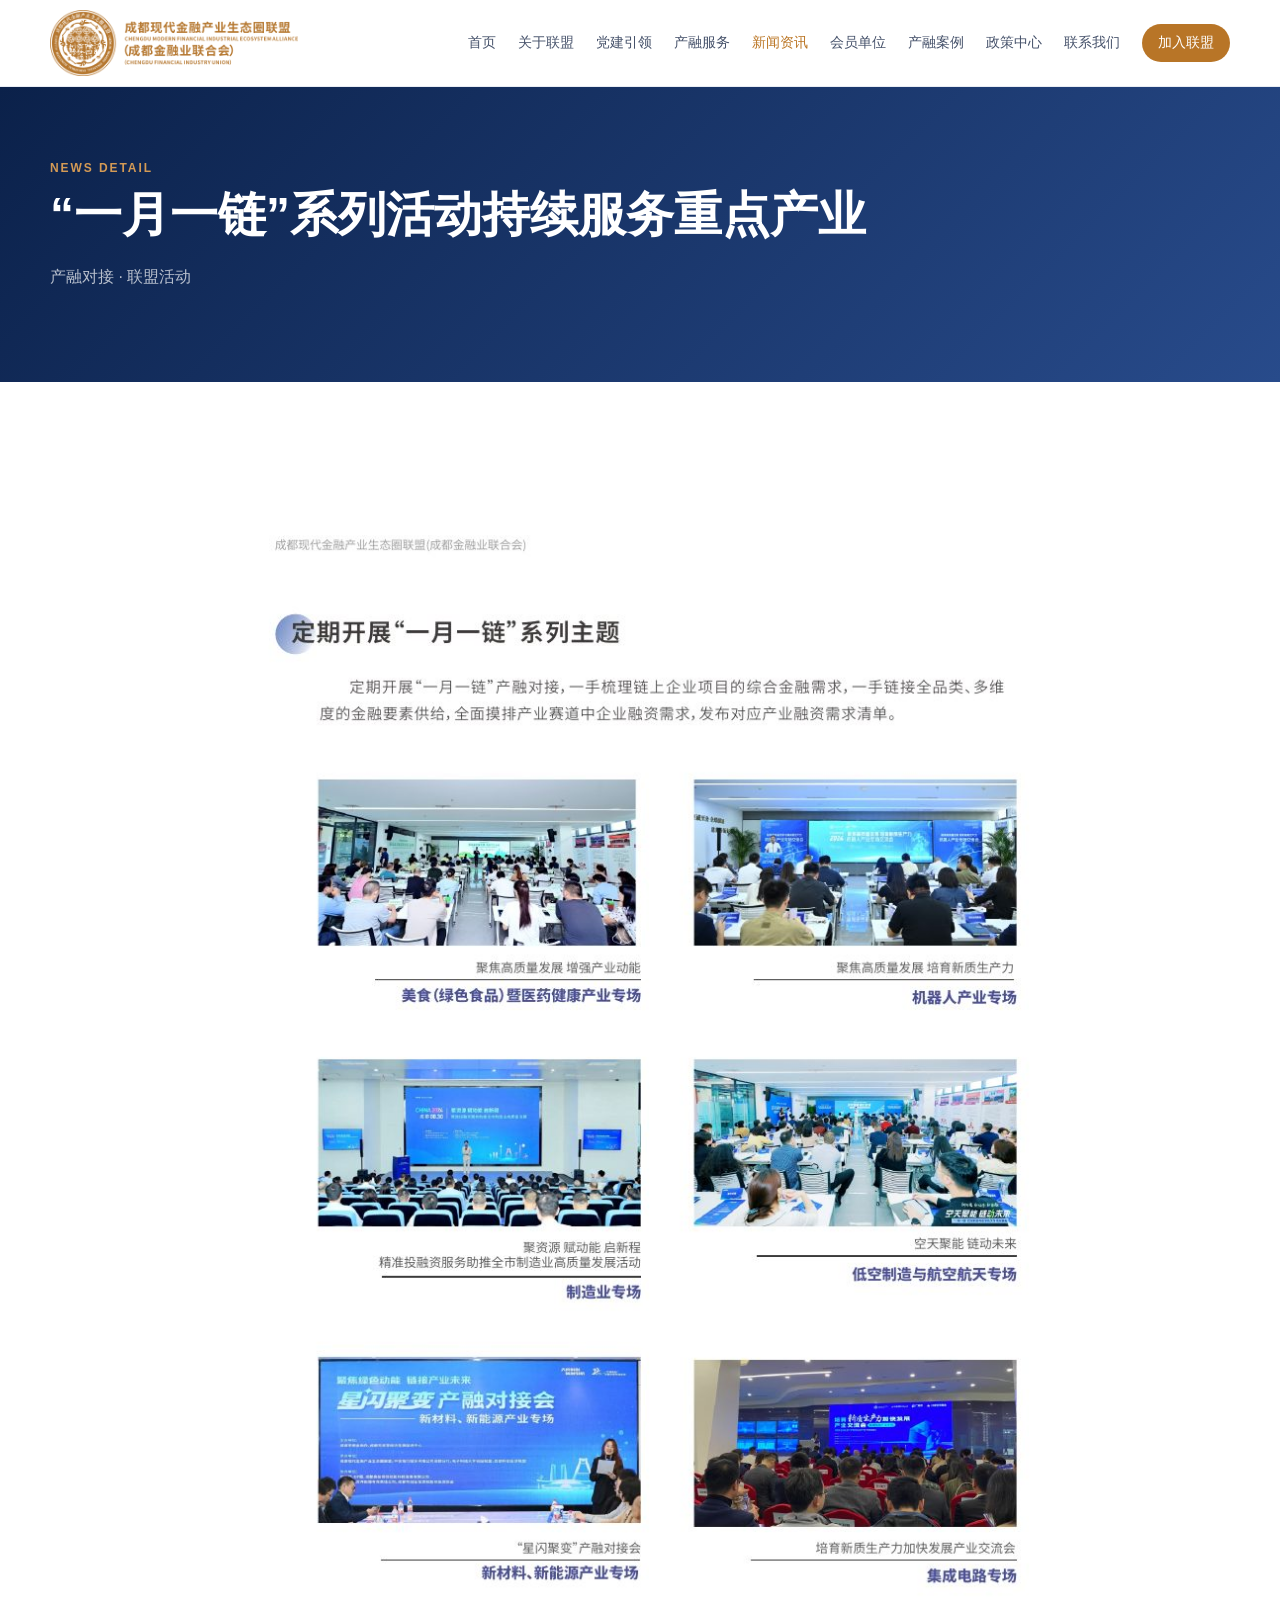
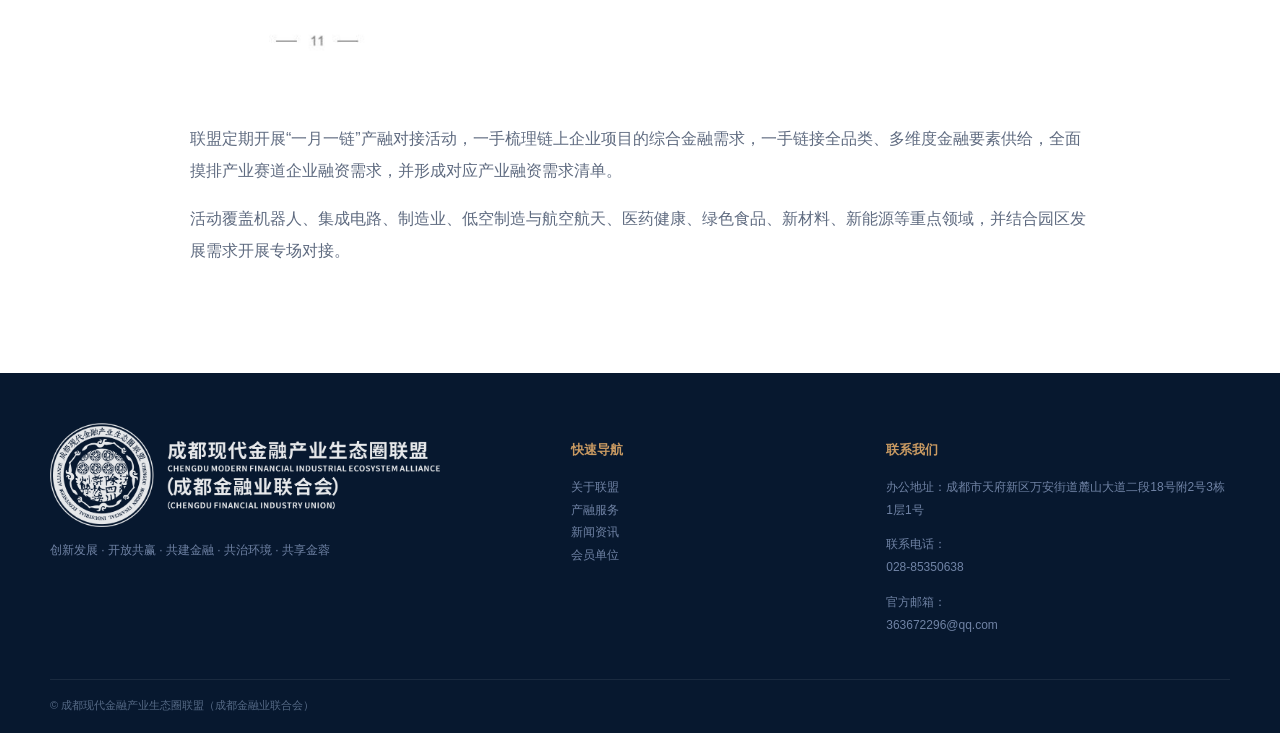
<file: news-detail.html>
<!doctype html><html lang="zh-CN"><head><meta charset="utf-8"><meta name="viewport" content="width=device-width,initial-scale=1"><meta name="description" content="成都现代金融产业生态圈联盟（成都金融业联合会）官方网站"><title>新闻详情｜成都现代金融产业生态圈联盟</title><link rel="stylesheet" href="assets/site.css"></head><body>
<header><div class="container navwrap"><a class="logo" href="index.html"><img src="assets/logo.png" alt="成都现代金融产业生态圈联盟"></a><button class="toggle">☰</button><nav class="nav"><a class="" href="index.html">首页</a><a class="" href="about.html">关于联盟</a><a class="" href="party.html">党建引领</a><a class="" href="services.html">产融服务</a><a class="active" href="news.html">新闻资讯</a><a class="" href="members.html">会员单位</a><a class="" href="cases.html">产融案例</a><a class="" href="policy.html">政策中心</a><a href="contact.html">联系我们</a><a class="joinbtn" href="join.html">加入联盟</a></nav></div></header>
<section class="pagehero"><div class="container"><div class="eyebrow">NEWS DETAIL</div><h1>“一月一链”系列活动持续服务重点产业</h1><p>产融对接 · 联盟活动</p></div></section><section class="section"><div class="container" style="max-width:900px"><img src="assets/activities-chain.jpg" style="border-radius:18px;margin-bottom:30px"><p style="line-height:2;color:#5f6b80">联盟定期开展“一月一链”产融对接活动，一手梳理链上企业项目的综合金融需求，一手链接全品类、多维度金融要素供给，全面摸排产业赛道企业融资需求，并形成对应产业融资需求清单。</p><p style="line-height:2;color:#5f6b80">活动覆盖机器人、集成电路、制造业、低空制造与航空航天、医药健康、绿色食品、新材料、新能源等重点领域，并结合园区发展需求开展专场对接。</p><p style="color:#9b6b37;font-size:13px"></p></div></section>
<footer><div class="container foot"><div><img src="assets/logo.png" alt=""><p>创新发展 · 开放共赢 · 共建金融 · 共治环境 · 共享金蓉</p></div><div><h4>快速导航</h4><a href="about.html">关于联盟</a><a href="services.html">产融服务</a><a href="news.html">新闻资讯</a><a href="members.html">会员单位</a></div><div><h4>联系我们</h4><p>办公地址：成都市天府新区万安街道麓山大道二段18号附2号3栋1层1号</p><p>联系电话：<a href="tel:02885350638">028-85350638</a></p><p>官方邮箱：<a href="mailto:363672296@qq.com">363672296@qq.com</a></p></div></div><div class="container copy">© 成都现代金融产业生态圈联盟（成都金融业联合会）</div></footer><script src="assets/site.js"></script></body></html>
</file>
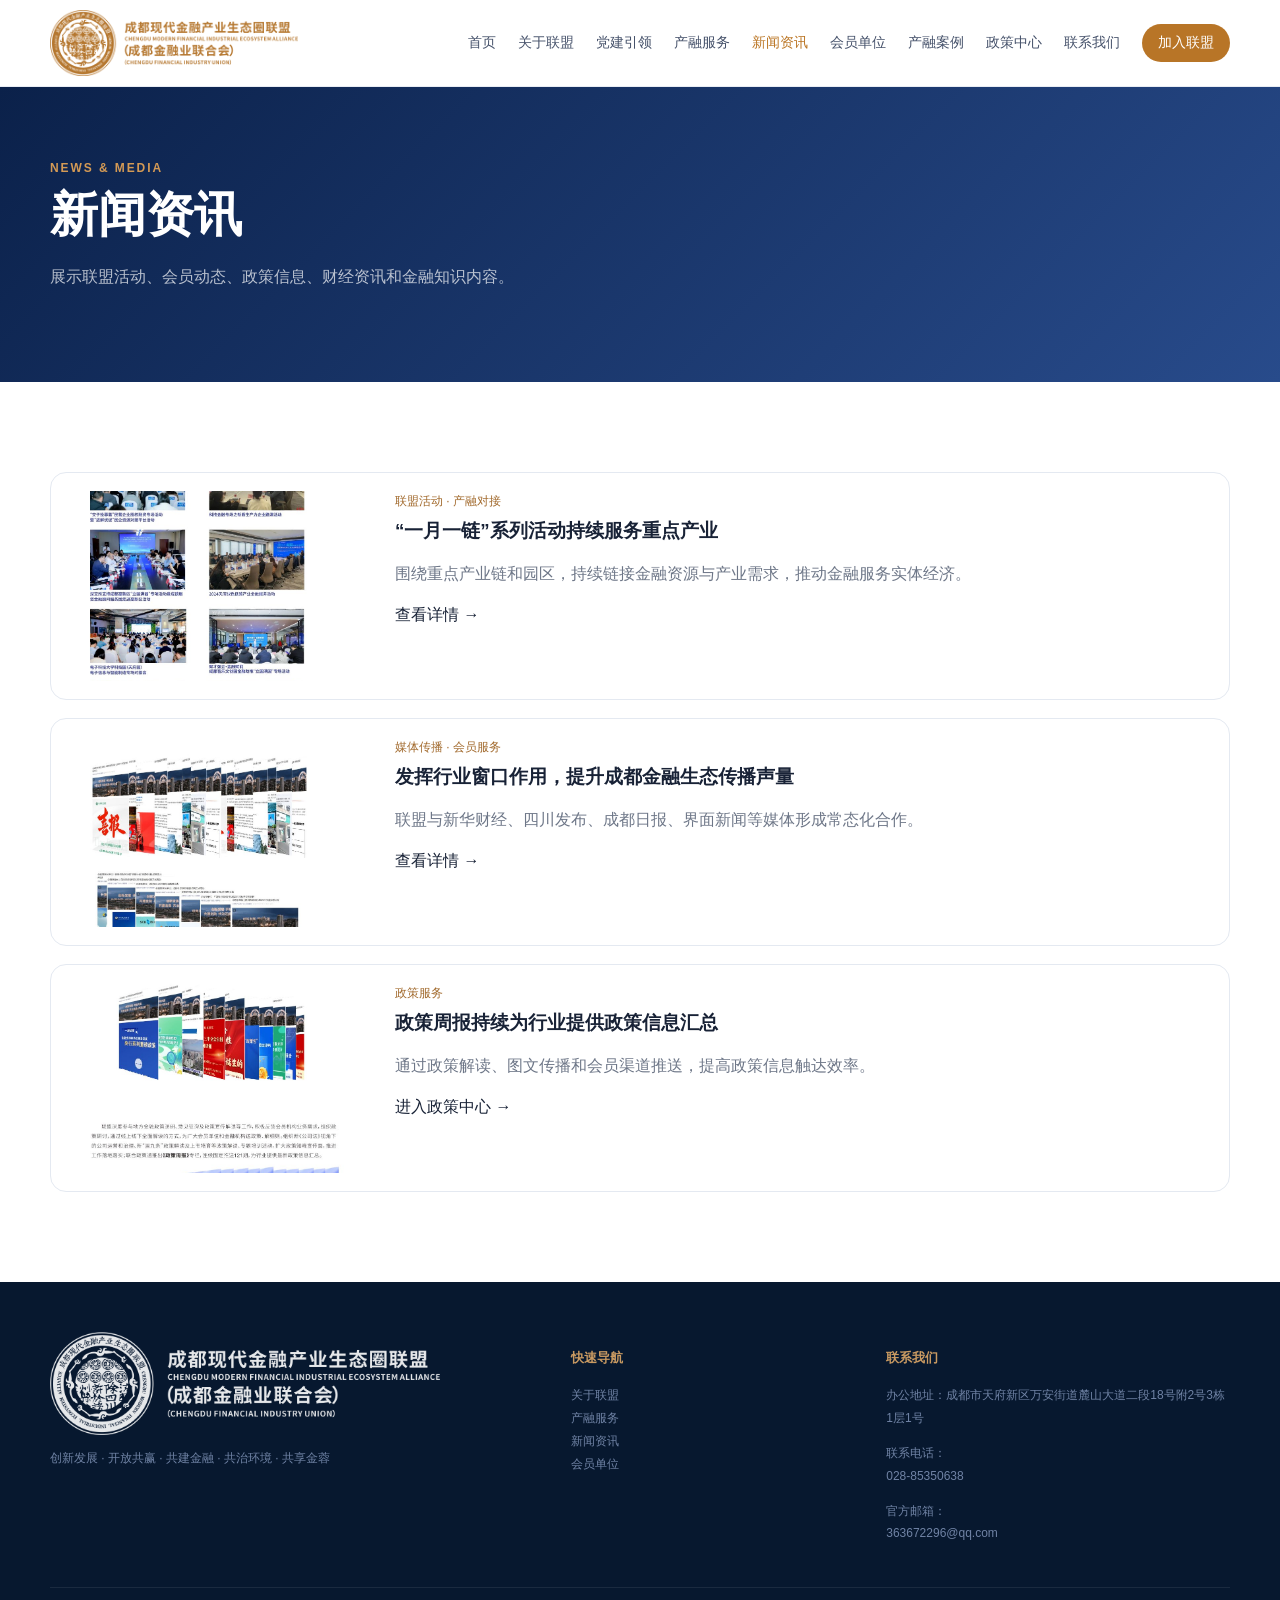
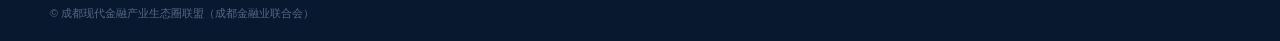
<file: news.html>
<!doctype html><html lang="zh-CN"><head><meta charset="utf-8"><meta name="viewport" content="width=device-width,initial-scale=1"><meta name="description" content="成都现代金融产业生态圈联盟（成都金融业联合会）官方网站"><title>新闻资讯｜成都现代金融产业生态圈联盟</title><link rel="stylesheet" href="assets/site.css"></head><body>
<header><div class="container navwrap"><a class="logo" href="index.html"><img src="assets/logo.png" alt="成都现代金融产业生态圈联盟"></a><button class="toggle">☰</button><nav class="nav"><a class="" href="index.html">首页</a><a class="" href="about.html">关于联盟</a><a class="" href="party.html">党建引领</a><a class="" href="services.html">产融服务</a><a class="active" href="news.html">新闻资讯</a><a class="" href="members.html">会员单位</a><a class="" href="cases.html">产融案例</a><a class="" href="policy.html">政策中心</a><a href="contact.html">联系我们</a><a class="joinbtn" href="join.html">加入联盟</a></nav></div></header>
<section class="pagehero"><div class="container"><div class="eyebrow">NEWS & MEDIA</div><h1>新闻资讯</h1><p>展示联盟活动、会员动态、政策信息、财经资讯和金融知识内容。</p></div></section>
<section class="section"><div class="container"><div class="list">
<div class="listitem"><img src="assets/activities-park.jpg"><div><span class="meta">联盟活动 · 产融对接</span><h3>“一月一链”系列活动持续服务重点产业</h3><p>围绕重点产业链和园区，持续链接金融资源与产业需求，推动金融服务实体经济。</p><a href="news-detail.html">查看详情 →</a></div></div>
<div class="listitem"><img src="assets/media.jpg"><div><span class="meta">媒体传播 · 会员服务</span><h3>发挥行业窗口作用，提升成都金融生态传播声量</h3><p>联盟与新华财经、四川发布、成都日报、界面新闻等媒体形成常态化合作。</p><a href="news-detail.html">查看详情 →</a></div></div>
<div class="listitem"><img src="assets/policy.jpg"><div><span class="meta">政策服务</span><h3>政策周报持续为行业提供政策信息汇总</h3><p>通过政策解读、图文传播和会员渠道推送，提高政策信息触达效率。</p><a href="policy.html">进入政策中心 →</a></div></div>
</div></div></section>
<footer><div class="container foot"><div><img src="assets/logo.png" alt=""><p>创新发展 · 开放共赢 · 共建金融 · 共治环境 · 共享金蓉</p></div><div><h4>快速导航</h4><a href="about.html">关于联盟</a><a href="services.html">产融服务</a><a href="news.html">新闻资讯</a><a href="members.html">会员单位</a></div><div><h4>联系我们</h4><p>办公地址：成都市天府新区万安街道麓山大道二段18号附2号3栋1层1号</p><p>联系电话：<a href="tel:02885350638">028-85350638</a></p><p>官方邮箱：<a href="mailto:363672296@qq.com">363672296@qq.com</a></p></div></div><div class="container copy">© 成都现代金融产业生态圈联盟（成都金融业联合会）</div></footer><script src="assets/site.js"></script></body></html>
</file>
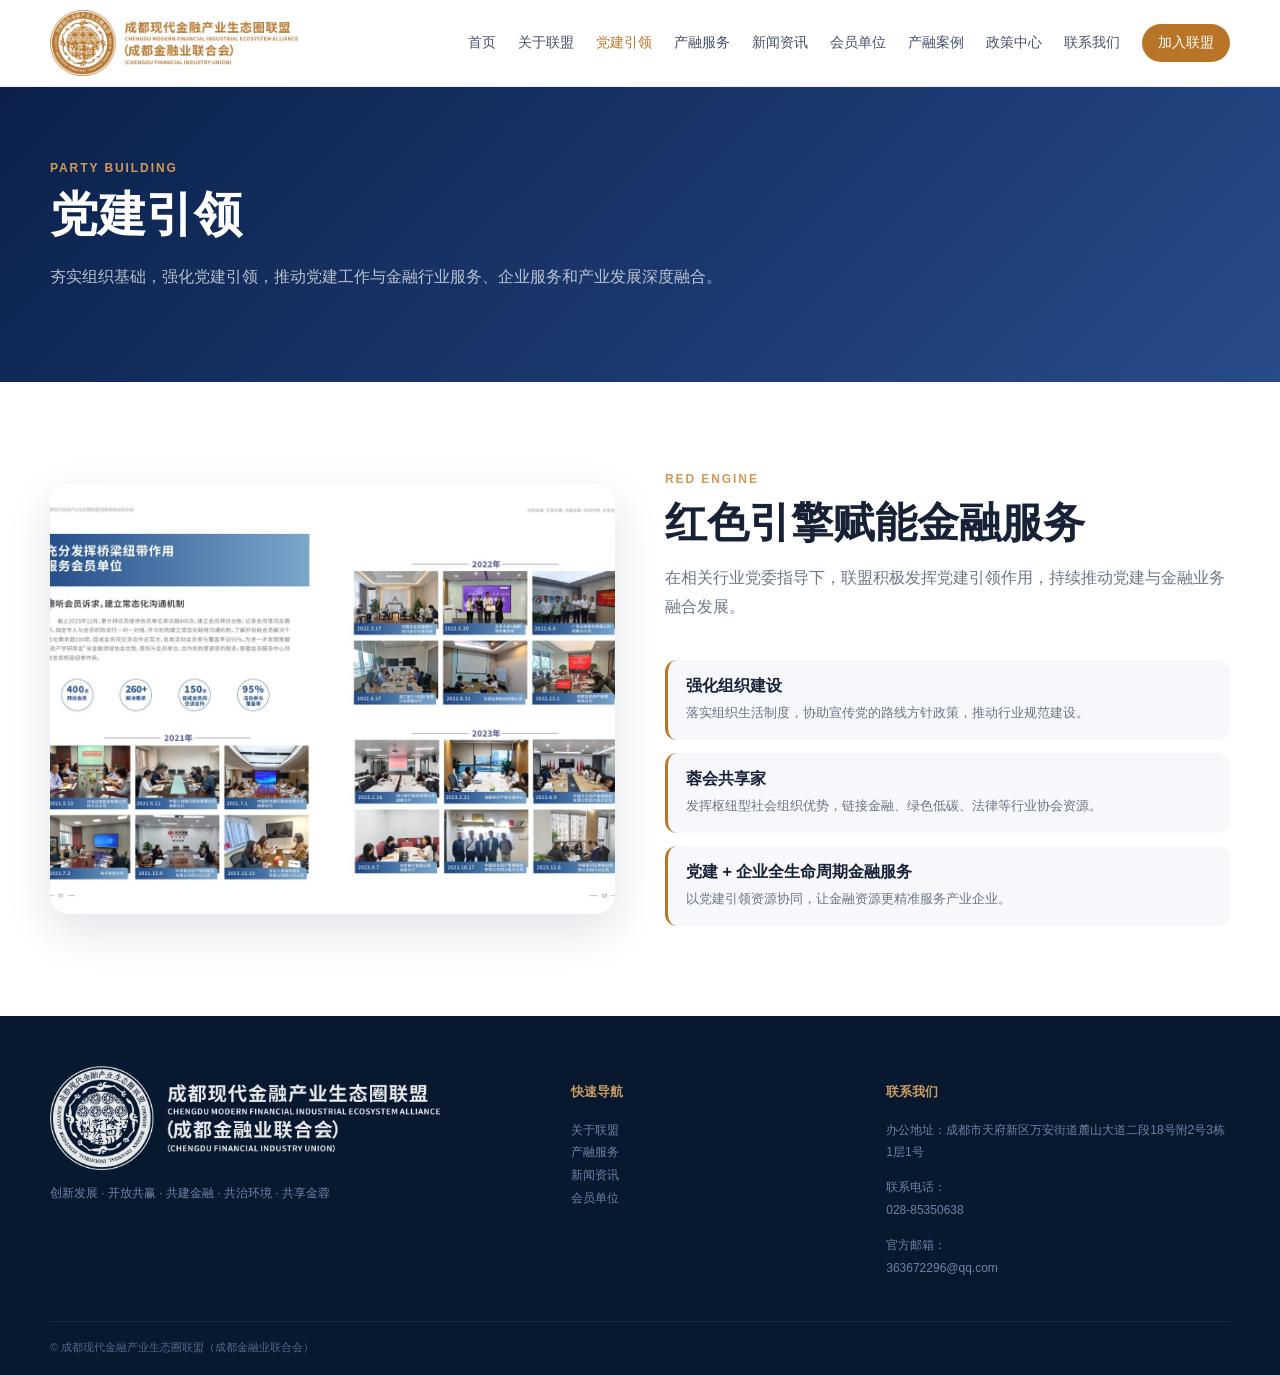
<file: party.html>
<!doctype html><html lang="zh-CN"><head><meta charset="utf-8"><meta name="viewport" content="width=device-width,initial-scale=1"><meta name="description" content="成都现代金融产业生态圈联盟（成都金融业联合会）官方网站"><title>党建引领｜成都现代金融产业生态圈联盟</title><link rel="stylesheet" href="assets/site.css"></head><body>
<header><div class="container navwrap"><a class="logo" href="index.html"><img src="assets/logo.png" alt="成都现代金融产业生态圈联盟"></a><button class="toggle">☰</button><nav class="nav"><a class="" href="index.html">首页</a><a class="" href="about.html">关于联盟</a><a class="active" href="party.html">党建引领</a><a class="" href="services.html">产融服务</a><a class="" href="news.html">新闻资讯</a><a class="" href="members.html">会员单位</a><a class="" href="cases.html">产融案例</a><a class="" href="policy.html">政策中心</a><a href="contact.html">联系我们</a><a class="joinbtn" href="join.html">加入联盟</a></nav></div></header>
<section class="pagehero"><div class="container"><div class="eyebrow">PARTY BUILDING</div><h1>党建引领</h1><p>夯实组织基础，强化党建引领，推动党建工作与金融行业服务、企业服务和产业发展深度融合。</p></div></section>
<section class="section"><div class="container split"><div class="photo"><img src="assets/member-service.jpg"></div><div><div class="head"><div class="eyebrow">RED ENGINE</div><h2>红色引擎赋能金融服务</h2><p>在相关行业党委指导下，联盟积极发挥党建引领作用，持续推动党建与金融业务融合发展。</p></div><div class="bullets"><div class="bullet"><b>强化组织建设</b><span>落实组织生活制度，协助宣传党的路线方针政策，推动行业规范建设。</span></div><div class="bullet"><b>蓉会共享家</b><span>发挥枢纽型社会组织优势，链接金融、绿色低碳、法律等行业协会资源。</span></div><div class="bullet"><b>党建 + 企业全生命周期金融服务</b><span>以党建引领资源协同，让金融资源更精准服务产业企业。</span></div></div></div></div></section>
<footer><div class="container foot"><div><img src="assets/logo.png" alt=""><p>创新发展 · 开放共赢 · 共建金融 · 共治环境 · 共享金蓉</p></div><div><h4>快速导航</h4><a href="about.html">关于联盟</a><a href="services.html">产融服务</a><a href="news.html">新闻资讯</a><a href="members.html">会员单位</a></div><div><h4>联系我们</h4><p>办公地址：成都市天府新区万安街道麓山大道二段18号附2号3栋1层1号</p><p>联系电话：<a href="tel:02885350638">028-85350638</a></p><p>官方邮箱：<a href="mailto:363672296@qq.com">363672296@qq.com</a></p></div></div><div class="container copy">© 成都现代金融产业生态圈联盟（成都金融业联合会）</div></footer><script src="assets/site.js"></script></body></html>
</file>
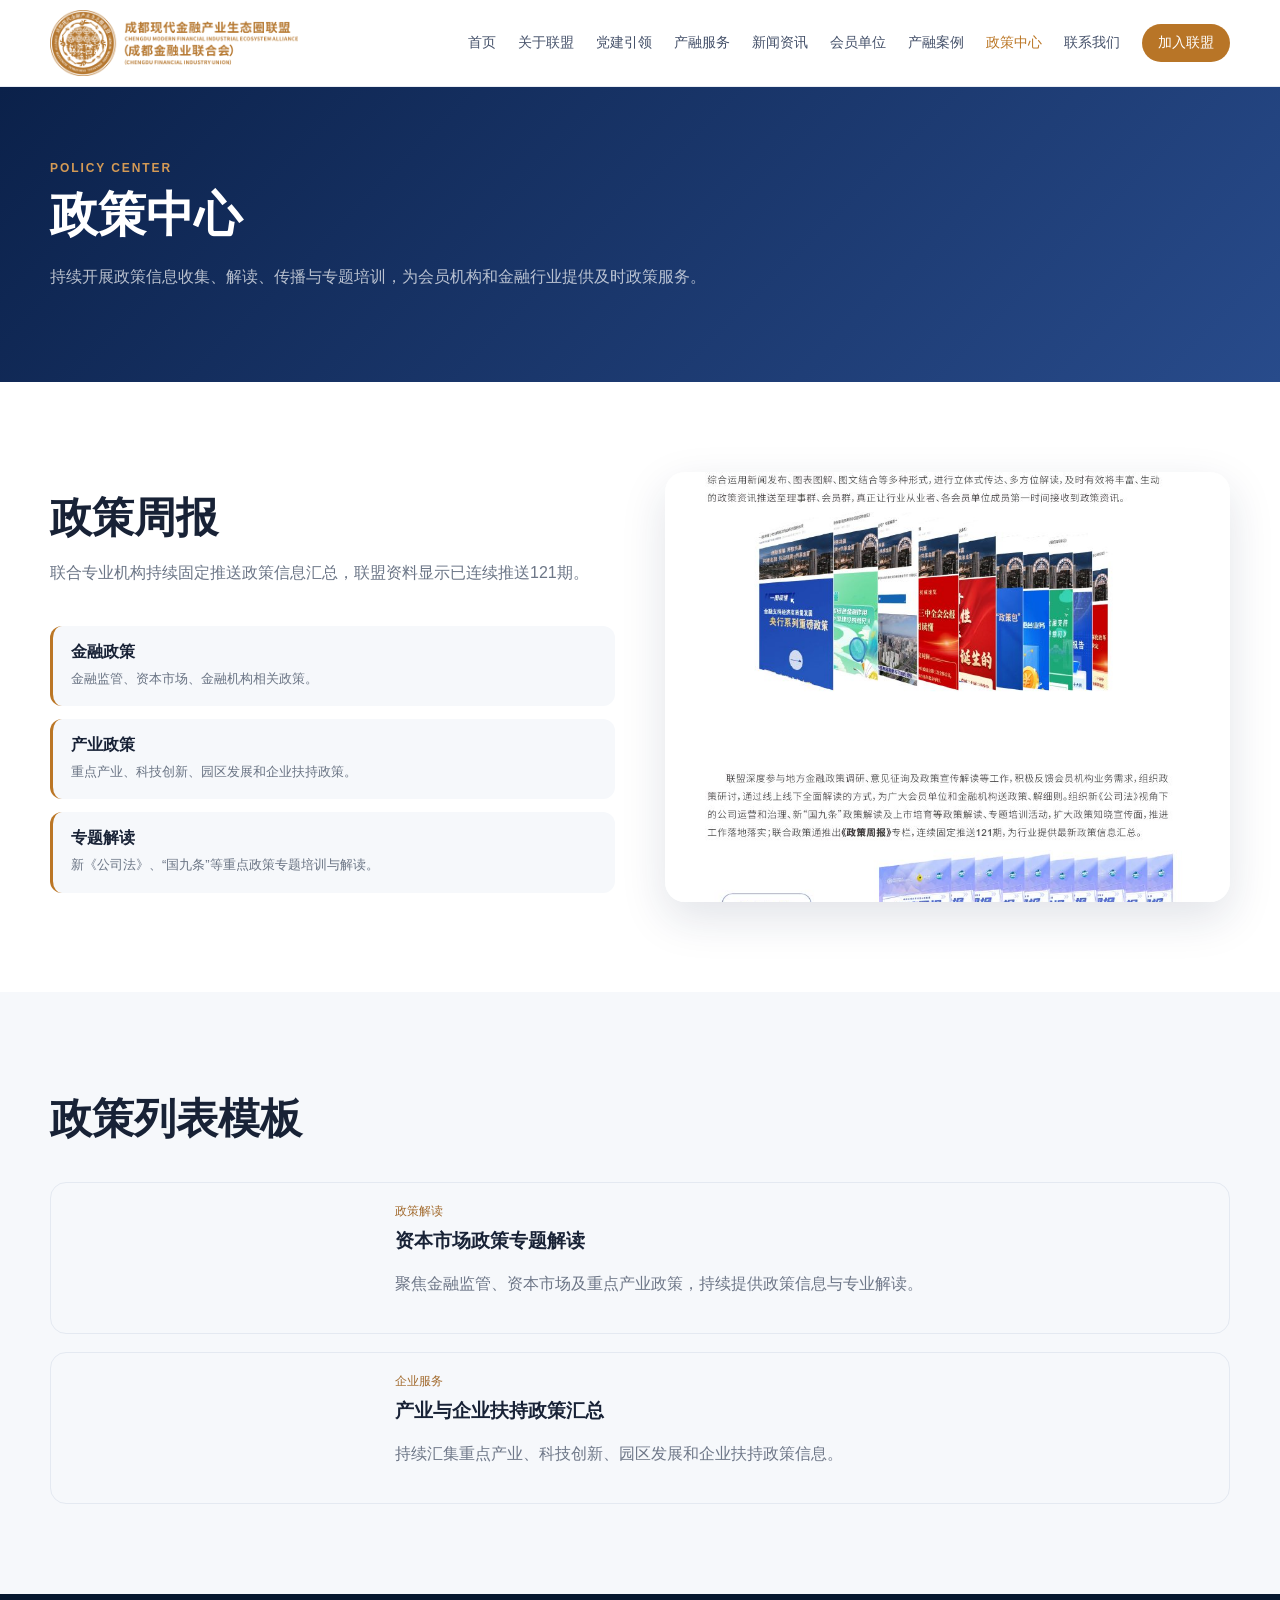
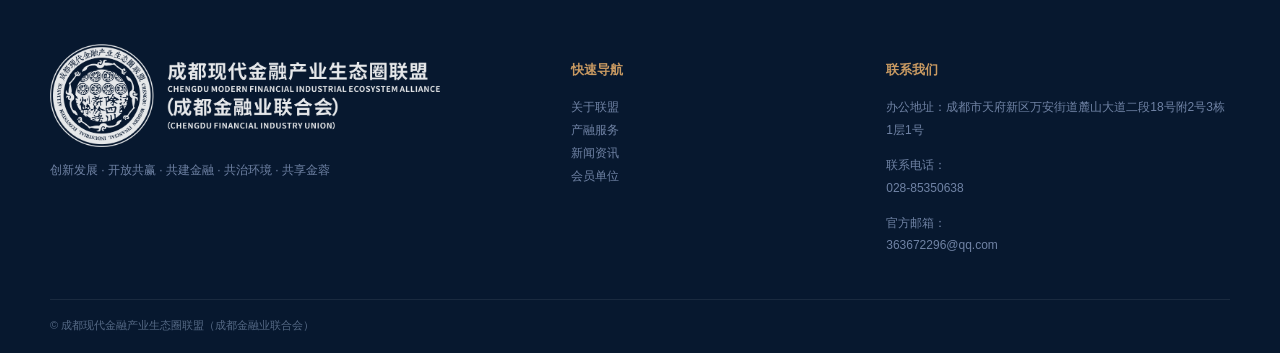
<file: policy.html>
<!doctype html><html lang="zh-CN"><head><meta charset="utf-8"><meta name="viewport" content="width=device-width,initial-scale=1"><meta name="description" content="成都现代金融产业生态圈联盟（成都金融业联合会）官方网站"><title>政策中心｜成都现代金融产业生态圈联盟</title><link rel="stylesheet" href="assets/site.css"></head><body>
<header><div class="container navwrap"><a class="logo" href="index.html"><img src="assets/logo.png" alt="成都现代金融产业生态圈联盟"></a><button class="toggle">☰</button><nav class="nav"><a class="" href="index.html">首页</a><a class="" href="about.html">关于联盟</a><a class="" href="party.html">党建引领</a><a class="" href="services.html">产融服务</a><a class="" href="news.html">新闻资讯</a><a class="" href="members.html">会员单位</a><a class="" href="cases.html">产融案例</a><a class="active" href="policy.html">政策中心</a><a href="contact.html">联系我们</a><a class="joinbtn" href="join.html">加入联盟</a></nav></div></header>
<section class="pagehero"><div class="container"><div class="eyebrow">POLICY CENTER</div><h1>政策中心</h1><p>持续开展政策信息收集、解读、传播与专题培训，为会员机构和金融行业提供及时政策服务。</p></div></section>
<section class="section"><div class="container split"><div><div class="head"><h2>政策周报</h2><p>联合专业机构持续固定推送政策信息汇总，联盟资料显示已连续推送121期。</p></div><div class="bullets"><div class="bullet"><b>金融政策</b><span>金融监管、资本市场、金融机构相关政策。</span></div><div class="bullet"><b>产业政策</b><span>重点产业、科技创新、园区发展和企业扶持政策。</span></div><div class="bullet"><b>专题解读</b><span>新《公司法》、“国九条”等重点政策专题培训与解读。</span></div></div></div><div class="photo"><img src="assets/policy.jpg"></div></div></section>
<section class="section lightbg"><div class="container"><div class="head"><h2>政策列表模板</h2></div><div class="list"><div class="listitem"><div></div><div><span class="meta">政策解读</span><h3>资本市场政策专题解读</h3><p>聚焦金融监管、资本市场及重点产业政策，持续提供政策信息与专业解读。</p></div></div><div class="listitem"><div></div><div><span class="meta">企业服务</span><h3>产业与企业扶持政策汇总</h3><p>持续汇集重点产业、科技创新、园区发展和企业扶持政策信息。</p></div></div></div></div></section>
<footer><div class="container foot"><div><img src="assets/logo.png" alt=""><p>创新发展 · 开放共赢 · 共建金融 · 共治环境 · 共享金蓉</p></div><div><h4>快速导航</h4><a href="about.html">关于联盟</a><a href="services.html">产融服务</a><a href="news.html">新闻资讯</a><a href="members.html">会员单位</a></div><div><h4>联系我们</h4><p>办公地址：成都市天府新区万安街道麓山大道二段18号附2号3栋1层1号</p><p>联系电话：<a href="tel:02885350638">028-85350638</a></p><p>官方邮箱：<a href="mailto:363672296@qq.com">363672296@qq.com</a></p></div></div><div class="container copy">© 成都现代金融产业生态圈联盟（成都金融业联合会）</div></footer><script src="assets/site.js"></script></body></html>
</file>
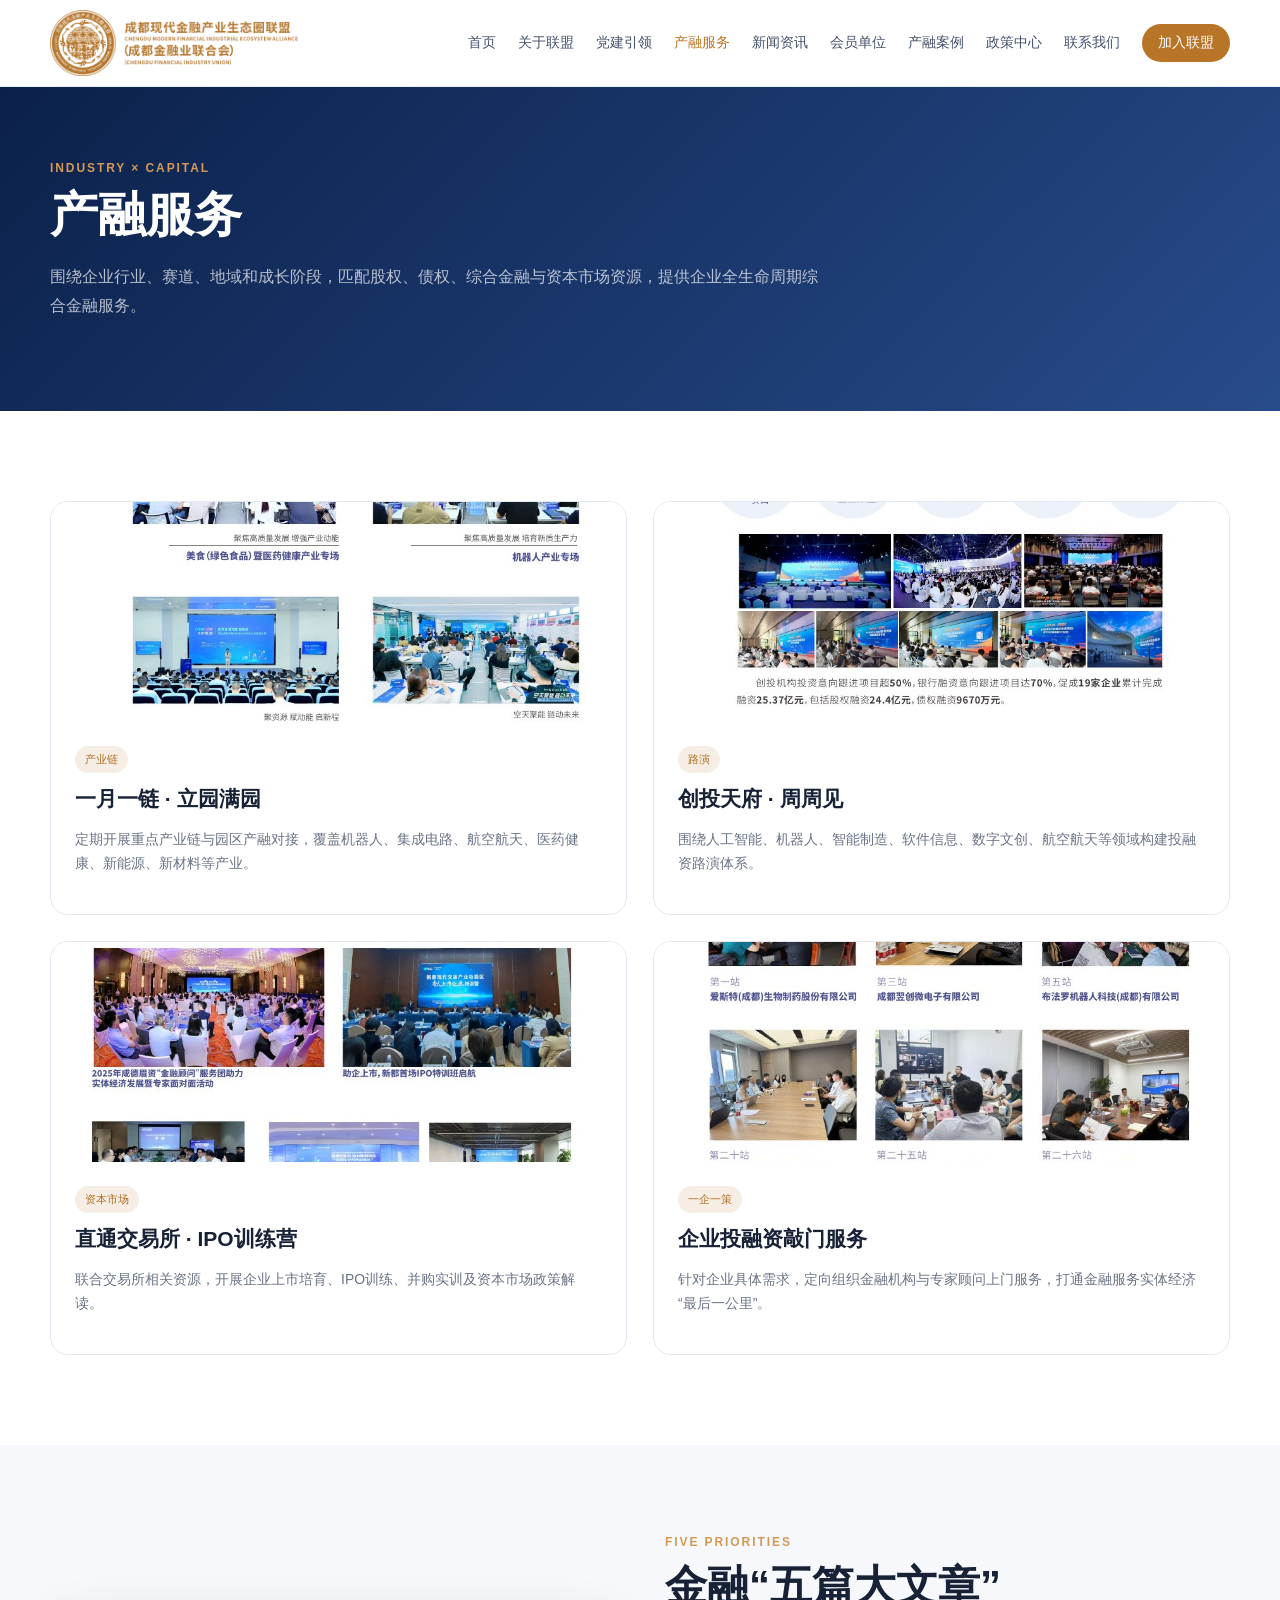
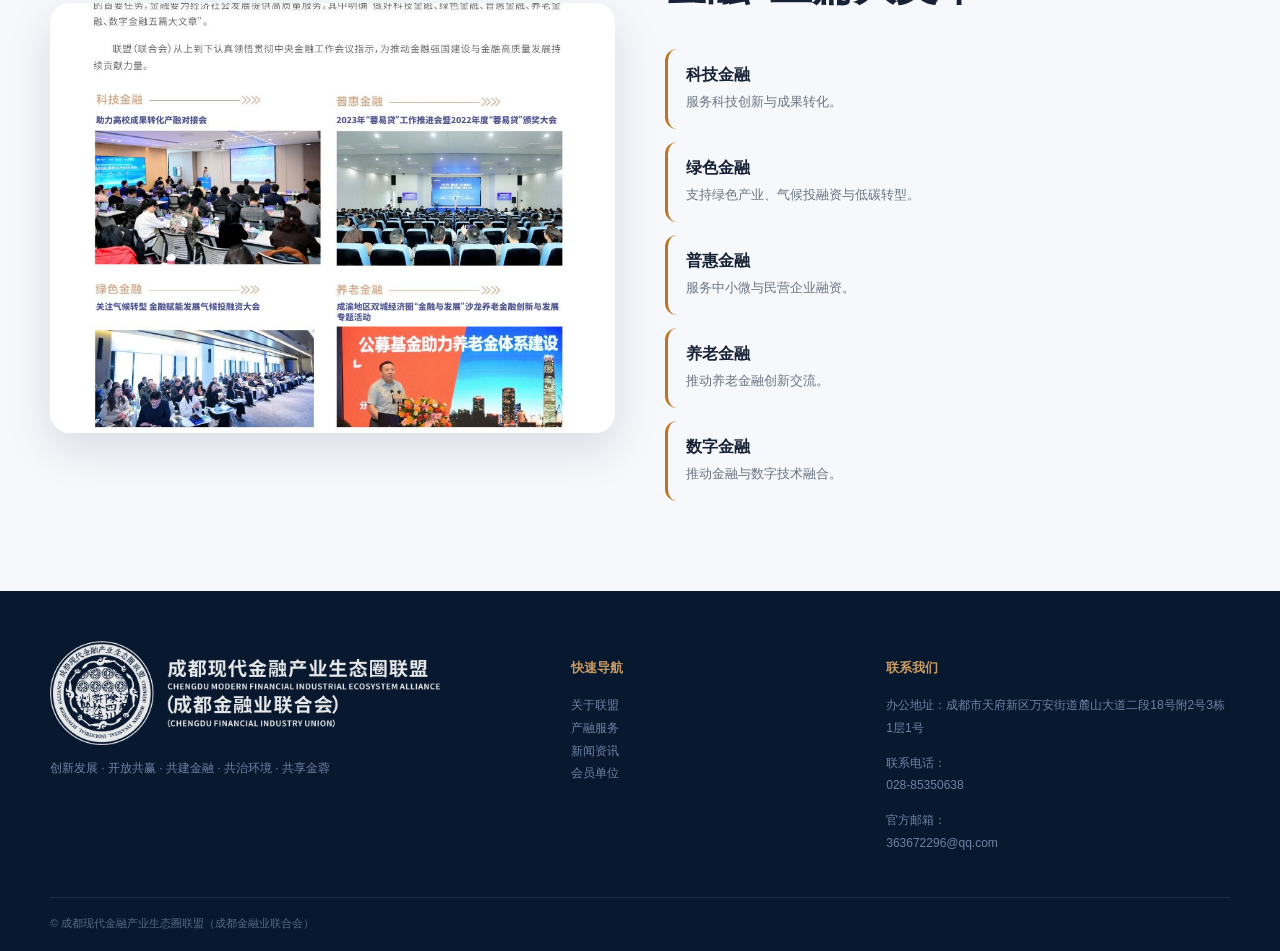
<file: services.html>
<!doctype html><html lang="zh-CN"><head><meta charset="utf-8"><meta name="viewport" content="width=device-width,initial-scale=1"><meta name="description" content="成都现代金融产业生态圈联盟（成都金融业联合会）官方网站"><title>产融服务｜成都现代金融产业生态圈联盟</title><link rel="stylesheet" href="assets/site.css"></head><body>
<header><div class="container navwrap"><a class="logo" href="index.html"><img src="assets/logo.png" alt="成都现代金融产业生态圈联盟"></a><button class="toggle">☰</button><nav class="nav"><a class="" href="index.html">首页</a><a class="" href="about.html">关于联盟</a><a class="" href="party.html">党建引领</a><a class="active" href="services.html">产融服务</a><a class="" href="news.html">新闻资讯</a><a class="" href="members.html">会员单位</a><a class="" href="cases.html">产融案例</a><a class="" href="policy.html">政策中心</a><a href="contact.html">联系我们</a><a class="joinbtn" href="join.html">加入联盟</a></nav></div></header>
<section class="pagehero"><div class="container"><div class="eyebrow">INDUSTRY × CAPITAL</div><h1>产融服务</h1><p>围绕企业行业、赛道、地域和成长阶段，匹配股权、债权、综合金融与资本市场资源，提供企业全生命周期综合金融服务。</p></div></section>
<section class="section"><div class="container"><div class="grid2">
<div class="card"><img src="assets/activities-chain.jpg"><div class="pad"><span class="tag">产业链</span><h3>一月一链 · 立园满园</h3><p>定期开展重点产业链与园区产融对接，覆盖机器人、集成电路、航空航天、医药健康、新能源、新材料等产业。</p></div></div>
<div class="card"><img src="assets/roadshow.jpg"><div class="pad"><span class="tag">路演</span><h3>创投天府 · 周周见</h3><p>围绕人工智能、机器人、智能制造、软件信息、数字文创、航空航天等领域构建投融资路演体系。</p></div></div>
<div class="card"><img src="assets/capital-market.jpg"><div class="pad"><span class="tag">资本市场</span><h3>直通交易所 · IPO训练营</h3><p>联合交易所相关资源，开展企业上市培育、IPO训练、并购实训及资本市场政策解读。</p></div></div>
<div class="card"><img src="assets/finance-door.jpg"><div class="pad"><span class="tag">一企一策</span><h3>企业投融资敲门服务</h3><p>针对企业具体需求，定向组织金融机构与专家顾问上门服务，打通金融服务实体经济“最后一公里”。</p></div></div>
</div></div></section>
<section class="section lightbg"><div class="container split"><div class="photo"><img src="assets/five-finance.jpg"></div><div><div class="head"><div class="eyebrow">FIVE PRIORITIES</div><h2>金融“五篇大文章”</h2></div><div class="bullets"><div class="bullet"><b>科技金融</b><span>服务科技创新与成果转化。</span></div><div class="bullet"><b>绿色金融</b><span>支持绿色产业、气候投融资与低碳转型。</span></div><div class="bullet"><b>普惠金融</b><span>服务中小微与民营企业融资。</span></div><div class="bullet"><b>养老金融</b><span>推动养老金融创新交流。</span></div><div class="bullet"><b>数字金融</b><span>推动金融与数字技术融合。</span></div></div></div></div></section>
<footer><div class="container foot"><div><img src="assets/logo.png" alt=""><p>创新发展 · 开放共赢 · 共建金融 · 共治环境 · 共享金蓉</p></div><div><h4>快速导航</h4><a href="about.html">关于联盟</a><a href="services.html">产融服务</a><a href="news.html">新闻资讯</a><a href="members.html">会员单位</a></div><div><h4>联系我们</h4><p>办公地址：成都市天府新区万安街道麓山大道二段18号附2号3栋1层1号</p><p>联系电话：<a href="tel:02885350638">028-85350638</a></p><p>官方邮箱：<a href="mailto:363672296@qq.com">363672296@qq.com</a></p></div></div><div class="container copy">© 成都现代金融产业生态圈联盟（成都金融业联合会）</div></footer><script src="assets/site.js"></script></body></html>
</file>
<file: assets/site.css>
*{box-sizing:border-box}html{scroll-behavior:smooth}body{margin:0;font-family:"Microsoft YaHei","PingFang SC",Arial,sans-serif;color:#182236;background:#fff}a{text-decoration:none;color:inherit}img{max-width:100%;display:block}.container{width:min(1180px,calc(100% - 40px));margin:auto}
header{position:sticky;top:0;z-index:50;background:rgba(255,255,255,.95);backdrop-filter:blur(14px);border-bottom:1px solid #e9edf4}.navwrap{height:86px;display:flex;align-items:center;justify-content:space-between;gap:24px}.logo img{width:390px;max-height:66px;object-fit:contain;object-position:left center}.nav{display:flex;gap:22px;align-items:center;font-size:14px;color:#45516a}.nav a:hover,.nav a.active{color:#bb7625}.nav .joinbtn{padding:10px 16px;background:#b87527;color:#fff;border-radius:999px}.toggle{display:none;border:0;background:none;font-size:26px}
.hero{position:relative;overflow:hidden;background:linear-gradient(135deg,#081b3d,#16396e 62%,#44479b);color:#fff}.hero:after{content:"";position:absolute;inset:0;background-image:linear-gradient(rgba(255,255,255,.045) 1px,transparent 1px),linear-gradient(90deg,rgba(255,255,255,.045) 1px,transparent 1px);background-size:46px 46px;mask-image:linear-gradient(#000,transparent)}.hero .inner{min-height:640px;display:grid;grid-template-columns:1.05fr .95fr;gap:50px;align-items:center;position:relative;z-index:2}.eyebrow{font-size:12px;letter-spacing:.16em;color:#d49a55;font-weight:700}.hero h1{font-size:64px;line-height:1.08;margin:16px 0 24px;letter-spacing:-.04em}.hero h1 span{color:#e0a45d}.hero p{font-size:17px;color:rgba(255,255,255,.72);line-height:1.9}.actions{display:flex;gap:12px;margin-top:28px}.btn{display:inline-flex;padding:13px 21px;border-radius:10px;font-weight:700;font-size:14px}.btn.gold{background:#c07a2c;color:#fff}.btn.light{background:#fff;color:#17376d}.hero-media{border:1px solid rgba(255,255,255,.15);background:rgba(255,255,255,.07);padding:14px;border-radius:22px;box-shadow:0 30px 70px rgba(0,0,0,.25)}.hero-media img{border-radius:14px;height:390px;width:100%;object-fit:cover}.section{padding:90px 0}.lightbg{background:#f6f8fb}.head{margin-bottom:38px}.head.center{text-align:center}.head h2{font-size:42px;line-height:1.2;margin:12px 0}.head p{color:#6c7687;line-height:1.8;max-width:760px}.head.center p{margin-left:auto;margin-right:auto}.grid3{display:grid;grid-template-columns:repeat(3,1fr);gap:22px}.grid2{display:grid;grid-template-columns:repeat(2,1fr);gap:26px}
.card{background:#fff;border:1px solid #e4e9f1;border-radius:18px;overflow:hidden;transition:.25s}.card:hover{transform:translateY(-5px);box-shadow:0 18px 48px rgba(30,55,95,.09)}.card img{height:220px;width:100%;object-fit:cover}.card .pad{padding:24px}.card h3{font-size:21px;margin:0 0 12px}.card p{color:#6a7486;line-height:1.75;font-size:14px}.tag{display:inline-block;padding:6px 10px;border-radius:999px;background:#f6eee4;color:#ae6c22;font-size:11px;margin-bottom:12px}
.stats{display:grid;grid-template-columns:repeat(5,1fr);gap:1px;background:#dfe6f0;border-radius:18px;overflow:hidden}.stat{background:#102b5c;color:#fff;padding:30px 20px}.stat strong{font-size:34px}.stat small{display:block;color:#9eb1d5;margin-top:7px}.split{display:grid;grid-template-columns:1fr 1fr;gap:50px;align-items:center}.photo{border-radius:20px;overflow:hidden;box-shadow:0 16px 45px rgba(20,40,75,.13)}.photo img{width:100%;height:430px;object-fit:cover}.bullets{display:grid;gap:13px}.bullet{padding:16px 18px;background:#f6f8fb;border-radius:12px;border-left:3px solid #bb7625}.bullet b{display:block;margin-bottom:5px}.bullet span{font-size:13px;color:#6a7484;line-height:1.7}
.pagehero{background:linear-gradient(135deg,#0b214a,#284b8b);color:#fff;padding:74px 0}.pagehero h1{font-size:48px;margin:8px 0 14px}.pagehero p{color:rgba(255,255,255,.7);max-width:780px;line-height:1.8}
.list{display:grid;gap:18px}.listitem{display:grid;grid-template-columns:300px 1fr;gap:26px;padding:18px;border:1px solid #e4e9f1;border-radius:16px}.listitem img{width:300px;height:190px;object-fit:cover;border-radius:12px}.listitem h3{margin:8px 0 10px}.listitem p{color:#6e7788;line-height:1.8}.meta{font-size:12px;color:#a26a2d}
.pills{display:flex;flex-wrap:wrap;gap:10px}.pills span{padding:9px 13px;border-radius:999px;background:#f5f7fb;border:1px solid #e5eaf2;color:#556178;font-size:13px}.form{display:grid;gap:16px;background:#fff;border:1px solid #e4e9f1;border-radius:18px;padding:28px}.form label{font-size:13px;font-weight:700}.form input,.form textarea,.form select{width:100%;padding:13px 14px;border:1px solid #dbe2ed;border-radius:10px;font:inherit}.form textarea{min-height:130px;resize:vertical}.form button{border:0;cursor:pointer}
footer{background:#07182f;color:#fff;padding:50px 0 20px}.foot{display:grid;grid-template-columns:1.4fr .8fr 1fr;gap:40px}.foot img{width:390px;filter:brightness(0) invert(1);opacity:.9}.foot h4{font-size:13px;color:#c99a62}.foot a,.foot p{color:#7083a5;font-size:12px;line-height:1.9;display:block}.copy{border-top:1px solid rgba(255,255,255,.08);margin-top:30px;padding-top:18px;color:#556985;font-size:11px}
@media(max-width:960px){.logo img{width:300px}.nav{display:none;position:absolute;top:86px;left:18px;right:18px;background:#fff;padding:20px;border-radius:14px;box-shadow:0 12px 40px rgba(0,0,0,.12);flex-direction:column;align-items:stretch}.nav.open{display:flex}.toggle{display:block}.hero .inner,.split{grid-template-columns:1fr}.hero .inner{padding:70px 0}.grid3{grid-template-columns:1fr 1fr}.stats{grid-template-columns:1fr 1fr}.listitem{grid-template-columns:1fr}.listitem img{width:100%}.foot{grid-template-columns:1fr 1fr}.foot>div:first-child{grid-column:1/-1}}
@media(max-width:620px){.container{width:min(100% - 28px,1180px)}.logo img{width:245px}.section{padding:68px 0}.hero h1{font-size:42px}.hero-media img{height:280px}.head h2{font-size:34px}.grid3,.grid2{grid-template-columns:1fr}.stats{grid-template-columns:1fr 1fr}.stat strong{font-size:28px}.pagehero h1{font-size:38px}.foot{grid-template-columns:1fr}.foot>div:first-child{grid-column:auto}.actions{flex-direction:column}.actions .btn{justify-content:center}}

.memberwall{display:grid;grid-template-columns:repeat(5,1fr);gap:12px;margin-top:38px}.memberwall span{min-height:78px;display:grid;place-items:center;text-align:center;background:#fff;border:1px solid #e3e9f2;border-radius:14px;color:#42516d;font-weight:700;font-size:14px;box-shadow:0 8px 24px rgba(20,45,85,.04)}
.contactcards{display:grid;gap:14px}.mapmock{min-height:420px;border-radius:22px;background:linear-gradient(135deg,#102c60,#3d4e98);position:relative;overflow:hidden;display:grid;place-items:center;color:#fff}.mapmock:before,.mapmock:after{content:"";position:absolute;border:1px solid rgba(255,255,255,.12);border-radius:50%}.mapmock:before{width:420px;height:420px}.mapmock:after{width:250px;height:250px}.mapmock div{position:relative;z-index:2;text-align:center;padding:30px}.mapmock strong{display:block;font-size:30px}.mapmock span{display:block;color:#d8a361;font-size:18px;margin-top:10px}.mapmock small{display:block;color:rgba(255,255,255,.6);margin-top:14px}
@media(max-width:960px){.memberwall{grid-template-columns:repeat(3,1fr)}}@media(max-width:620px){.memberwall{grid-template-columns:repeat(2,1fr)}}
</file>
